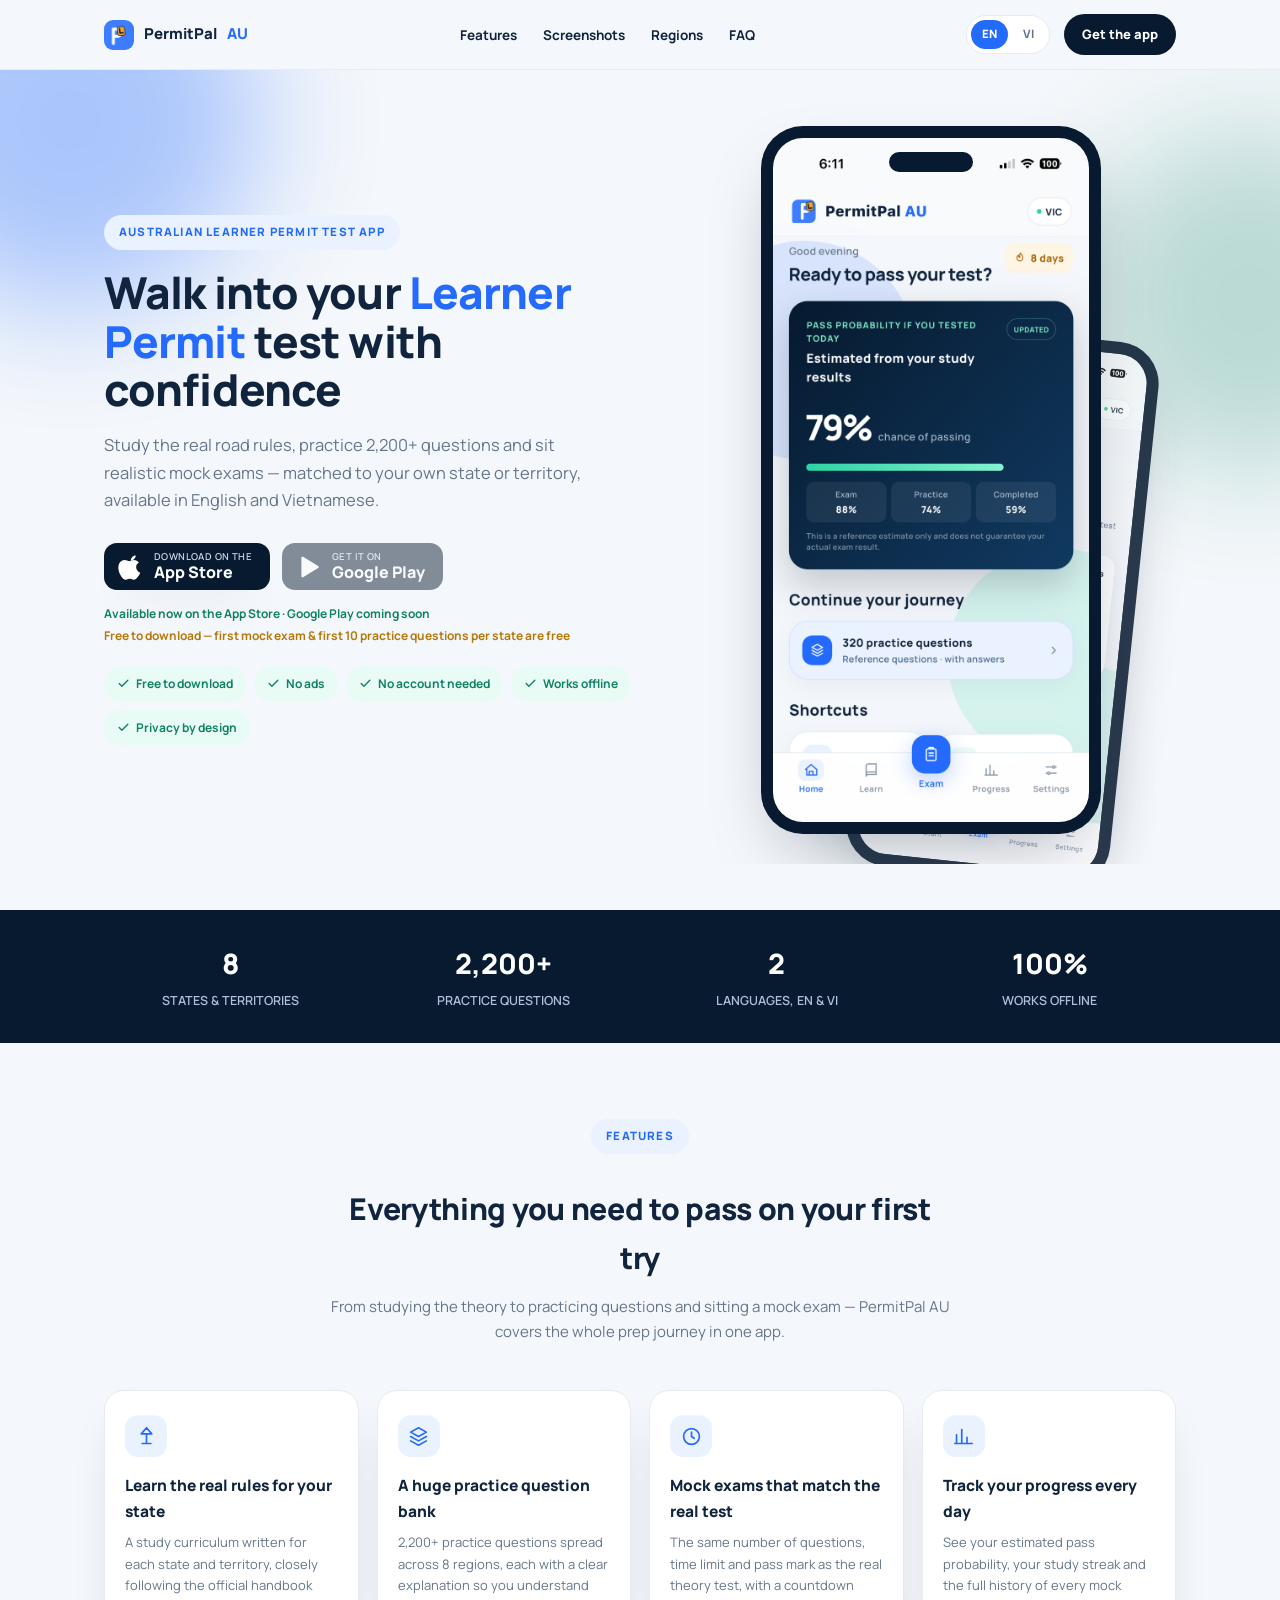
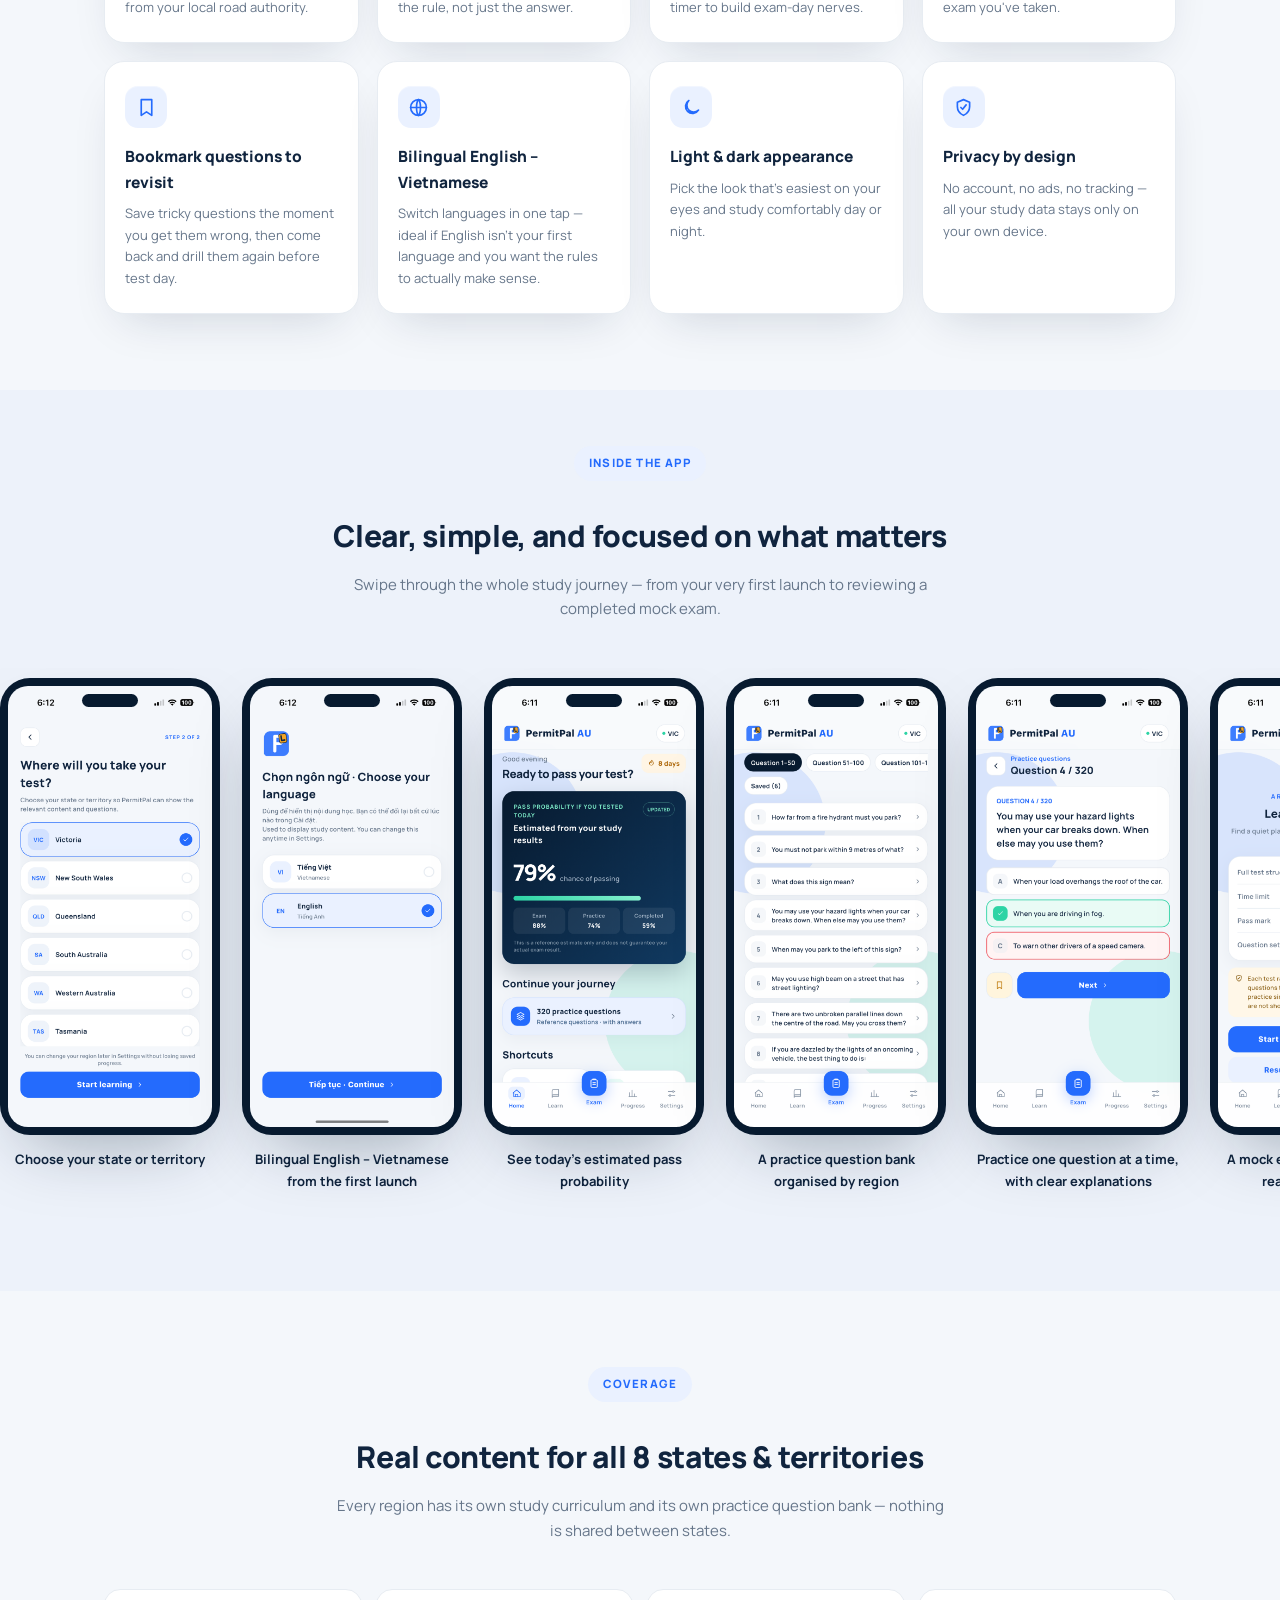
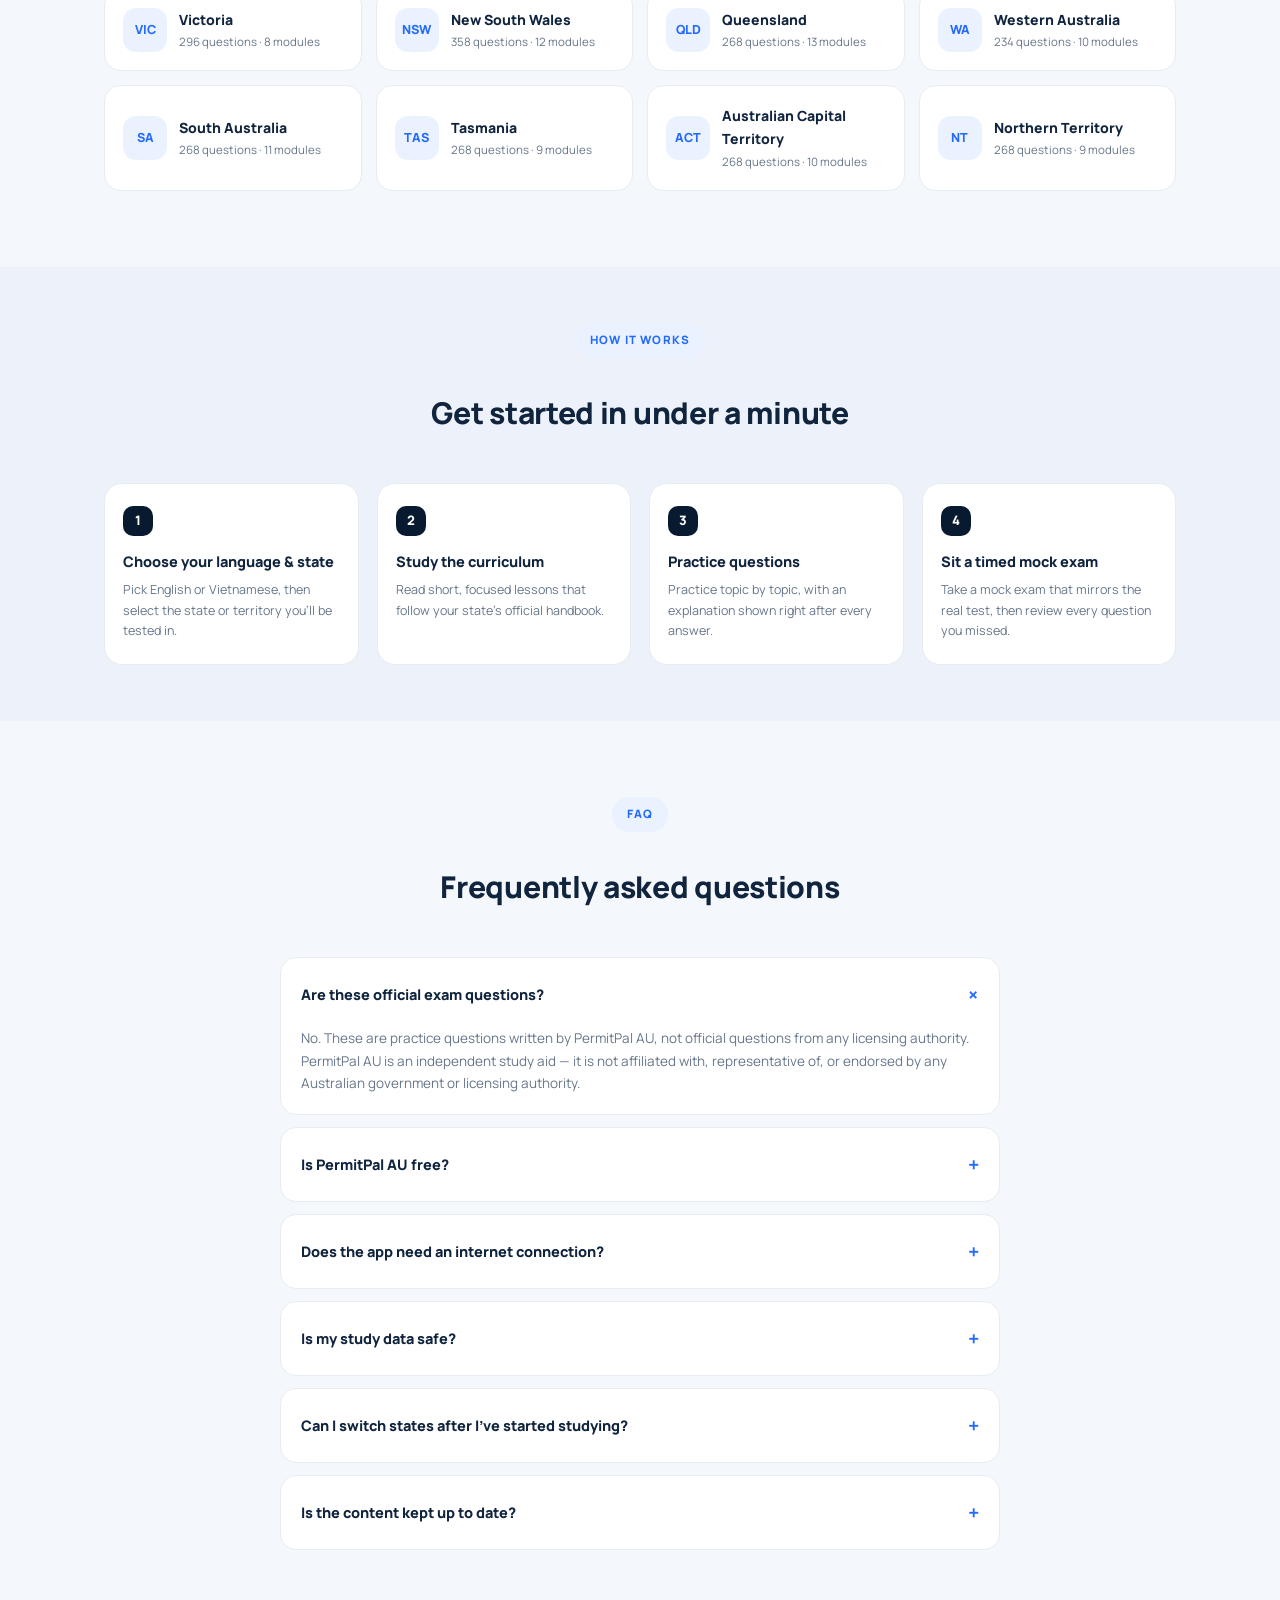
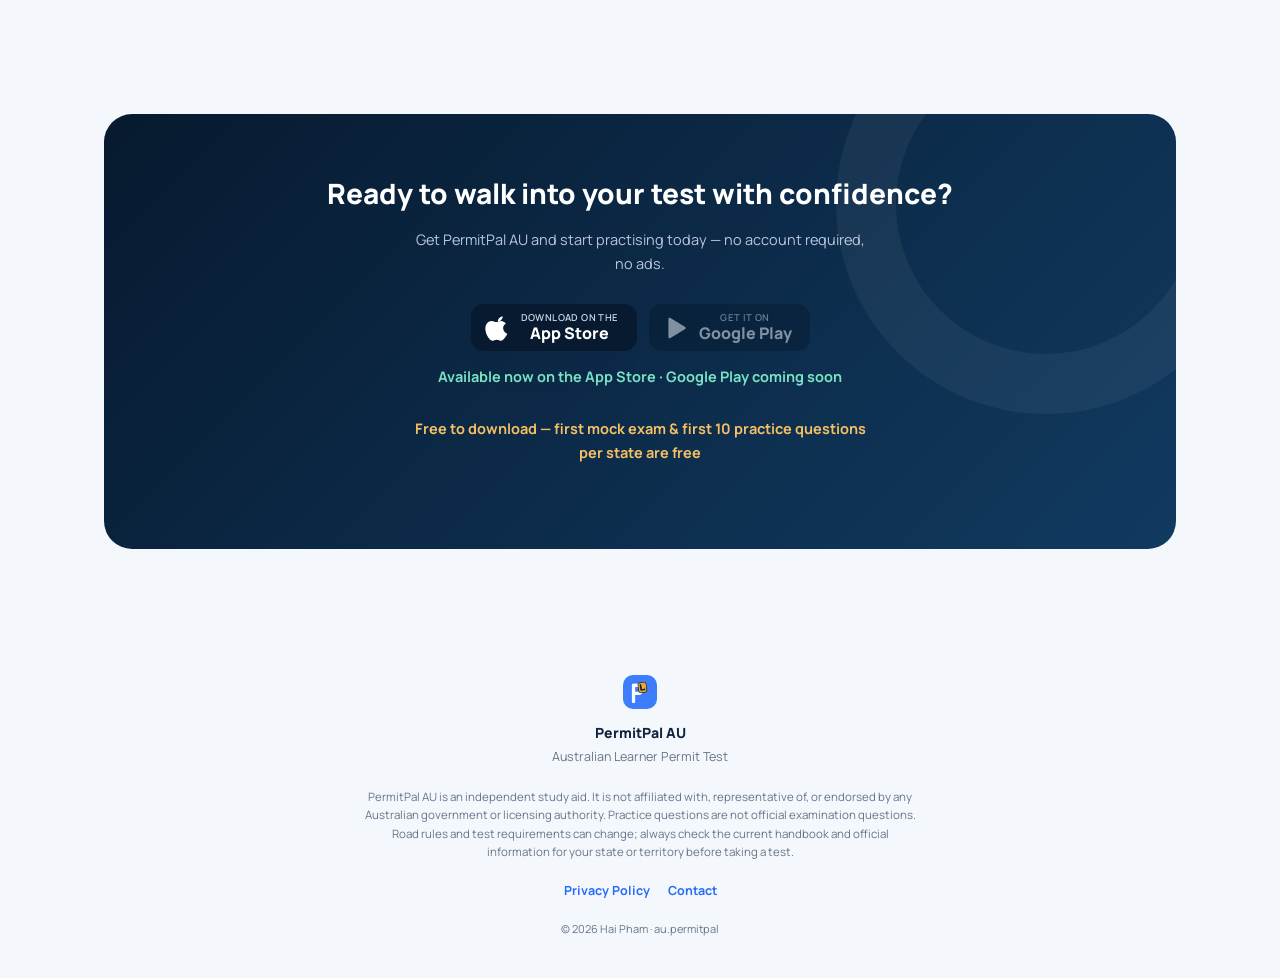
<file: index.html>
<!doctype html>
<html lang="en">
  <head>
    <meta charset="UTF-8" />
    <meta name="viewport" content="width=device-width, initial-scale=1.0" />
    <meta
      name="description"
      content="PermitPal AU — study and practice app for the Australian Learner Permit theory test, real content for all 8 states & territories, bilingual English–Vietnamese, works fully offline."
    />
    <title>PermitPal AU — Australian Learner Permit Test prep, by state</title>
    <meta name="apple-itunes-app" content="app-id=6799612112" />
    <link rel="icon" type="image/png" href="assets/logo.png" />
    <link rel="preconnect" href="https://fonts.googleapis.com" />
    <link rel="preconnect" href="https://fonts.gstatic.com" crossorigin />
    <link
      href="https://fonts.googleapis.com/css2?family=Manrope:wght@500;600;700;800&display=swap"
      rel="stylesheet"
    />
    <link rel="stylesheet" href="assets/style.css" />
  </head>
  <body>
    <header class="topbar">
      <div class="topbar-inner">
        <div class="brand">
          <img src="assets/logo.png" alt="PermitPal AU" />
          PermitPal <span class="au">AU</span>
        </div>
        <nav class="topnav">
          <a href="#features">Features</a>
          <a href="#screenshots">Screenshots</a>
          <a href="#regions">Regions</a>
          <a href="#faq">FAQ</a>
        </nav>
        <div class="topbar-right">
          <div class="lang-switch">
            <span class="active">EN</span>
            <a href="vi.html">VI</a>
          </div>
          <a href="https://apps.apple.com/au/app/permitpal-au/id6799612112" class="cta-small" target="_blank" rel="noopener">Get the app</a>
        </div>
      </div>
    </header>

    <section class="hero">
      <div class="hero-blob b1"></div>
      <div class="hero-blob b2"></div>
      <div class="wrap hero-inner">
        <div class="hero-copy">
          <div class="eyebrow">AUSTRALIAN LEARNER PERMIT TEST APP</div>
          <h1>Walk into your <span class="hl">Learner Permit</span> test with confidence</h1>
          <p class="subtitle">
            Study the real road rules, practice 2,200+ questions and sit
            realistic mock exams — matched to your own state or territory,
            available in English and Vietnamese.
          </p>

          <div id="download" class="store-row">
            <a class="store-badge" href="https://apps.apple.com/au/app/permitpal-au/id6799612112" target="_blank" rel="noopener" aria-label="Download PermitPal AU on the App Store">
              <svg viewBox="0 0 24 24" fill="#fff">
                <path
                  d="M16.365 1.43c0 1.14-.462 2.222-1.213 3.03-.826.884-2.166 1.567-3.294 1.478-.135-1.117.45-2.277 1.166-3.043.826-.888 2.303-1.554 3.341-1.465zM20.5 17.2c-.552 1.276-.816 1.846-1.523 2.976-.988 1.58-2.38 3.55-4.107 3.565-1.537.014-1.933-.99-4.02-.978-2.086.012-2.522 1-4.06.985-1.728-.016-3.046-1.79-4.034-3.37C.13 16.32-.44 11.14 1.34 8.36c1.176-1.85 3.04-2.936 4.804-2.936 1.784 0 2.905 1 4.38 1 1.43 0 2.29-1 4.38-1 1.55 0 3.19.847 4.36 2.31-3.836 2.104-3.213 7.58 1.236 9.466z"
                />
              </svg>
              <span class="label">
                <span class="small">Download on the</span>
                <span class="big">App Store</span>
              </span>
            </a>
            <span class="store-badge disabled" aria-label="Google Play version coming soon" title="Coming soon to Google Play">
              <svg viewBox="0 0 24 24" fill="#fff">
                <path
                  d="M5 3.5v17a1 1 0 0 0 1.5.87l14-8.5a1 1 0 0 0 0-1.74l-14-8.5A1 1 0 0 0 5 3.5Z"
                />
              </svg>
              <span class="label">
                <span class="small">GET IT ON</span>
                <span class="big">Google Play</span>
              </span>
            </span>
          </div>
          <p class="store-note available">Available now on the App Store · Google Play coming soon</p>
          <p class="store-note">Free to download — first mock exam &amp; first 10 practice questions per state are free</p>

          <div class="trust-row">
            <span class="trust-pill">
              <svg viewBox="0 0 24 24" fill="none" stroke="currentColor" stroke-width="2.6" stroke-linecap="round" stroke-linejoin="round"><path d="M20 6L9 17l-5-5"/></svg>
              Free to download
            </span>
            <span class="trust-pill">
              <svg viewBox="0 0 24 24" fill="none" stroke="currentColor" stroke-width="2.6" stroke-linecap="round" stroke-linejoin="round"><path d="M20 6L9 17l-5-5"/></svg>
              No ads
            </span>
            <span class="trust-pill">
              <svg viewBox="0 0 24 24" fill="none" stroke="currentColor" stroke-width="2.6" stroke-linecap="round" stroke-linejoin="round"><path d="M20 6L9 17l-5-5"/></svg>
              No account needed
            </span>
            <span class="trust-pill">
              <svg viewBox="0 0 24 24" fill="none" stroke="currentColor" stroke-width="2.6" stroke-linecap="round" stroke-linejoin="round"><path d="M20 6L9 17l-5-5"/></svg>
              Works offline
            </span>
            <span class="trust-pill">
              <svg viewBox="0 0 24 24" fill="none" stroke="currentColor" stroke-width="2.6" stroke-linecap="round" stroke-linejoin="round"><path d="M20 6L9 17l-5-5"/></svg>
              Privacy by design
            </span>
          </div>
        </div>

        <div class="hero-visual">
          <div class="phone-stack">
            <div class="phone behind">
              <img src="assets/screenshots-en/exam.png" alt="PermitPal AU mock exam screen" />
            </div>
            <div class="phone front">
              <img src="assets/screenshots-en/home.png" alt="PermitPal AU home screen showing estimated pass probability" />
            </div>
          </div>
        </div>
      </div>
    </section>

    <div class="stats-strip">
      <div class="wrap">
        <div class="stat-item"><strong>8</strong><span>STATES &amp; TERRITORIES</span></div>
        <div class="stat-item"><strong>2,200+</strong><span>PRACTICE QUESTIONS</span></div>
        <div class="stat-item"><strong>2</strong><span>LANGUAGES, EN &amp; VI</span></div>
        <div class="stat-item"><strong>100%</strong><span>WORKS OFFLINE</span></div>
      </div>
    </div>

    <section class="section" id="features">
      <div class="wrap">
        <div class="section-head">
          <div class="eyebrow">FEATURES</div>
          <h2>Everything you need to pass on your first try</h2>
          <p>
            From studying the theory to practicing questions and sitting a
            mock exam — PermitPal AU covers the whole prep journey in one app.
          </p>
        </div>
        <div class="feature-grid">
          <div class="feature-card">
            <div class="icon-chip">
              <svg viewBox="0 0 24 24" fill="none" stroke="currentColor" stroke-width="1.9" stroke-linecap="round" stroke-linejoin="round"><path d="M7 20h10M12 20V9"/><path d="m12 2 6 7H6l6-7Z"/></svg>
            </div>
            <h3>Learn the real rules for your state</h3>
            <p>A study curriculum written for each state and territory, closely following the official handbook from your local road authority.</p>
          </div>
          <div class="feature-card">
            <div class="icon-chip">
              <svg viewBox="0 0 24 24" fill="none" stroke="currentColor" stroke-width="1.9" stroke-linecap="round" stroke-linejoin="round"><path d="m12 2 9 5-9 5-9-5 9-5Z"/><path d="m3 12 9 5 9-5M3 17l9 5 9-5"/></svg>
            </div>
            <h3>A huge practice question bank</h3>
            <p>2,200+ practice questions spread across 8 regions, each with a clear explanation so you understand the rule, not just the answer.</p>
          </div>
          <div class="feature-card">
            <div class="icon-chip">
              <svg viewBox="0 0 24 24" fill="none" stroke="currentColor" stroke-width="1.9" stroke-linecap="round" stroke-linejoin="round"><circle cx="12" cy="12" r="9"/><path d="M12 7v5l3 2"/></svg>
            </div>
            <h3>Mock exams that match the real test</h3>
            <p>The same number of questions, time limit and pass mark as the real theory test, with a countdown timer to build exam-day nerves.</p>
          </div>
          <div class="feature-card">
            <div class="icon-chip">
              <svg viewBox="0 0 24 24" fill="none" stroke="currentColor" stroke-width="1.9" stroke-linecap="round" stroke-linejoin="round"><path d="M4 20V10M10 20V4M16 20v-7M22 20H2"/></svg>
            </div>
            <h3>Track your progress every day</h3>
            <p>See your estimated pass probability, your study streak and the full history of every mock exam you've taken.</p>
          </div>
          <div class="feature-card">
            <div class="icon-chip">
              <svg viewBox="0 0 24 24" fill="none" stroke="currentColor" stroke-width="1.9" stroke-linecap="round" stroke-linejoin="round"><path d="M6 3h12v18l-6-4-6 4V3Z"/></svg>
            </div>
            <h3>Bookmark questions to revisit</h3>
            <p>Save tricky questions the moment you get them wrong, then come back and drill them again before test day.</p>
          </div>
          <div class="feature-card">
            <div class="icon-chip">
              <svg viewBox="0 0 24 24" fill="none" stroke="currentColor" stroke-width="1.9" stroke-linecap="round" stroke-linejoin="round"><circle cx="12" cy="12" r="9"/><path d="M3 12h18M12 3c3 3 3 15 0 18M12 3c-3 3-3 15 0 18"/></svg>
            </div>
            <h3>Bilingual English – Vietnamese</h3>
            <p>Switch languages in one tap — ideal if English isn't your first language and you want the rules to actually make sense.</p>
          </div>
          <div class="feature-card">
            <div class="icon-chip">
              <svg viewBox="0 0 24 24" fill="none" stroke="currentColor" stroke-width="1.9" stroke-linecap="round" stroke-linejoin="round"><path d="M20 15A8 8 0 1 1 9 4a7 7 0 0 0 11 11Z"/></svg>
            </div>
            <h3>Light &amp; dark appearance</h3>
            <p>Pick the look that's easiest on your eyes and study comfortably day or night.</p>
          </div>
          <div class="feature-card">
            <div class="icon-chip">
              <svg viewBox="0 0 24 24" fill="none" stroke="currentColor" stroke-width="1.9" stroke-linecap="round" stroke-linejoin="round"><path d="M12 3 5 6v5c0 5 3 8 7 10 4-2 7-5 7-10V6l-7-3Z"/><path d="m9 12 2 2 4-5"/></svg>
            </div>
            <h3>Privacy by design</h3>
            <p>No account, no ads, no tracking — all your study data stays only on your own device.</p>
          </div>
        </div>
      </div>
    </section>

    <section class="section tight alt" id="screenshots">
      <div class="wrap">
        <div class="section-head">
          <div class="eyebrow">INSIDE THE APP</div>
          <h2>Clear, simple, and focused on what matters</h2>
          <p>Swipe through the whole study journey — from your very first launch to reviewing a completed mock exam.</p>
        </div>
      </div>
      <div class="showcase-scroll">
        <div class="showcase-item">
          <div class="phone"><img src="assets/screenshots-en/region.png" alt="Choose your state or territory" /></div>
          <p>Choose your state or territory</p>
        </div>
        <div class="showcase-item">
          <div class="phone"><img src="assets/screenshots-en/language.png" alt="Choose English or Vietnamese" /></div>
          <p>Bilingual English – Vietnamese from the first launch</p>
        </div>
        <div class="showcase-item">
          <div class="phone"><img src="assets/screenshots-en/home.png" alt="Home screen with estimated pass probability" /></div>
          <p>See today's estimated pass probability</p>
        </div>
        <div class="showcase-item">
          <div class="phone"><img src="assets/screenshots-en/bank.png" alt="Practice question bank" /></div>
          <p>A practice question bank organised by region</p>
        </div>
        <div class="showcase-item">
          <div class="phone"><img src="assets/screenshots-en/question.png" alt="Practice question with answer feedback" /></div>
          <p>Practice one question at a time, with clear explanations</p>
        </div>
        <div class="showcase-item">
          <div class="phone"><img src="assets/screenshots-en/exam.png" alt="Mock exam start screen" /></div>
          <p>A mock exam that mirrors the real test structure</p>
        </div>
        <div class="showcase-item">
          <div class="phone"><img src="assets/screenshots-en/examtimer.png" alt="Timed mock exam in progress" /></div>
          <p>Sit a timed test just like exam day</p>
        </div>
        <div class="showcase-item">
          <div class="phone"><img src="assets/screenshots-en/history.png" alt="Mock exam history" /></div>
          <p>Every mock exam attempt saved in your history</p>
        </div>
        <div class="showcase-item">
          <div class="phone"><img src="assets/screenshots-en/progress.png" alt="Study progress tracking" /></div>
          <p>Track your study progress day by day</p>
        </div>
        <div class="showcase-item">
          <div class="phone"><img src="assets/screenshots-en/settings.png" alt="Settings and privacy" /></div>
          <p>Your data stays on your device — no account, no ads</p>
        </div>
      </div>
    </section>

    <section class="section" id="regions">
      <div class="wrap">
        <div class="section-head">
          <div class="eyebrow">COVERAGE</div>
          <h2>Real content for all 8 states &amp; territories</h2>
          <p>Every region has its own study curriculum and its own practice question bank — nothing is shared between states.</p>
        </div>
        <div class="region-grid">
          <div class="region-chip"><div class="code">VIC</div><div><div class="name">Victoria</div><div class="meta">296 questions · 8 modules</div></div></div>
          <div class="region-chip"><div class="code">NSW</div><div><div class="name">New South Wales</div><div class="meta">358 questions · 12 modules</div></div></div>
          <div class="region-chip"><div class="code">QLD</div><div><div class="name">Queensland</div><div class="meta">268 questions · 13 modules</div></div></div>
          <div class="region-chip"><div class="code">WA</div><div><div class="name">Western Australia</div><div class="meta">234 questions · 10 modules</div></div></div>
          <div class="region-chip"><div class="code">SA</div><div><div class="name">South Australia</div><div class="meta">268 questions · 11 modules</div></div></div>
          <div class="region-chip"><div class="code">TAS</div><div><div class="name">Tasmania</div><div class="meta">268 questions · 9 modules</div></div></div>
          <div class="region-chip"><div class="code">ACT</div><div><div class="name">Australian Capital Territory</div><div class="meta">268 questions · 10 modules</div></div></div>
          <div class="region-chip"><div class="code">NT</div><div><div class="name">Northern Territory</div><div class="meta">268 questions · 9 modules</div></div></div>
        </div>
      </div>
    </section>

    <section class="section tight alt">
      <div class="wrap">
        <div class="section-head">
          <div class="eyebrow">HOW IT WORKS</div>
          <h2>Get started in under a minute</h2>
        </div>
        <div class="steps">
          <div class="step-card">
            <div class="num">1</div>
            <h3>Choose your language &amp; state</h3>
            <p>Pick English or Vietnamese, then select the state or territory you'll be tested in.</p>
          </div>
          <div class="step-card">
            <div class="num">2</div>
            <h3>Study the curriculum</h3>
            <p>Read short, focused lessons that follow your state's official handbook.</p>
          </div>
          <div class="step-card">
            <div class="num">3</div>
            <h3>Practice questions</h3>
            <p>Practice topic by topic, with an explanation shown right after every answer.</p>
          </div>
          <div class="step-card">
            <div class="num">4</div>
            <h3>Sit a timed mock exam</h3>
            <p>Take a mock exam that mirrors the real test, then review every question you missed.</p>
          </div>
        </div>
      </div>
    </section>

    <section class="section" id="faq">
      <div class="wrap">
        <div class="section-head">
          <div class="eyebrow">FAQ</div>
          <h2>Frequently asked questions</h2>
        </div>
        <div class="faq-list">
          <details class="faq-item" open>
            <summary>Are these official exam questions?</summary>
            <p>No. These are practice questions written by PermitPal AU, not official questions from any licensing authority. PermitPal AU is an independent study aid — it is not affiliated with, representative of, or endorsed by any Australian government or licensing authority.</p>
          </details>
          <details class="faq-item">
            <summary>Is PermitPal AU free?</summary>
            <p>Yes, the app is free to download. Your first mock exam and the first 10 practice questions per state or territory are free to try. After that, a single one-time purchase unlocks unlimited mock exams and the full practice question bank forever — no subscription.</p>
          </details>
          <details class="faq-item">
            <summary>Does the app need an internet connection?</summary>
            <p>No. All study content and question banks are bundled into the app at install time and work fully offline — even in airplane mode.</p>
          </details>
          <details class="faq-item">
            <summary>Is my study data safe?</summary>
            <p>Yes. Your progress, saved questions and exam results are stored only on your own device — no server stores or tracks this data. See the <a href="https://pnhai.github.io/apps/permitpal.au/index.html" target="_blank" rel="noopener">Privacy Policy</a> for details.</p>
          </details>
          <details class="faq-item">
            <summary>Can I switch states after I've started studying?</summary>
            <p>Yes. You can change your state or territory anytime in Settings without losing the progress saved for your previous region.</p>
          </details>
          <details class="faq-item">
            <summary>Is the content kept up to date?</summary>
            <p>Yes. We update the question banks and study content whenever the official state and territory road-rule sources change.</p>
          </details>
        </div>
      </div>
    </section>

    <section class="section">
      <div class="wrap">
        <div class="final-cta">
          <h2>Ready to walk into your test with confidence?</h2>
          <p>Get PermitPal AU and start practising today — no account required, no ads.</p>
          <div class="store-row">
            <a class="store-badge" href="https://apps.apple.com/au/app/permitpal-au/id6799612112" target="_blank" rel="noopener" aria-label="Download PermitPal AU on the App Store">
              <svg viewBox="0 0 24 24" fill="#fff">
                <path
                  d="M16.365 1.43c0 1.14-.462 2.222-1.213 3.03-.826.884-2.166 1.567-3.294 1.478-.135-1.117.45-2.277 1.166-3.043.826-.888 2.303-1.554 3.341-1.465zM20.5 17.2c-.552 1.276-.816 1.846-1.523 2.976-.988 1.58-2.38 3.55-4.107 3.565-1.537.014-1.933-.99-4.02-.978-2.086.012-2.522 1-4.06.985-1.728-.016-3.046-1.79-4.034-3.37C.13 16.32-.44 11.14 1.34 8.36c1.176-1.85 3.04-2.936 4.804-2.936 1.784 0 2.905 1 4.38 1 1.43 0 2.29-1 4.38-1 1.55 0 3.19.847 4.36 2.31-3.836 2.104-3.213 7.58 1.236 9.466z"
                />
              </svg>
              <span class="label">
                <span class="small">Download on the</span>
                <span class="big">App Store</span>
              </span>
            </a>
            <span class="store-badge disabled" aria-label="Google Play version coming soon" title="Coming soon to Google Play">
              <svg viewBox="0 0 24 24" fill="#fff">
                <path
                  d="M5 3.5v17a1 1 0 0 0 1.5.87l14-8.5a1 1 0 0 0 0-1.74l-14-8.5A1 1 0 0 0 5 3.5Z"
                />
              </svg>
              <span class="label">
                <span class="small">GET IT ON</span>
                <span class="big">Google Play</span>
              </span>
            </span>
          </div>
          <p class="store-note light available">Available now on the App Store · Google Play coming soon</p>
          <p class="store-note light">Free to download — first mock exam &amp; first 10 practice questions per state are free</p>
        </div>
      </div>
    </section>

    <footer>
      <div class="wrap">
        <img class="logo" src="assets/logo.png" alt="PermitPal AU" />
        <div class="app-name">PermitPal AU</div>
        <div class="tag">Australian Learner Permit Test</div>
        <p class="disclaimer">
          PermitPal AU is an independent study aid. It is not affiliated
          with, representative of, or endorsed by any Australian government
          or licensing authority. Practice questions are not official
          examination questions. Road rules and test requirements can
          change; always check the current handbook and official
          information for your state or territory before taking a test.
        </p>
        <div class="links">
          <a href="https://pnhai.github.io/apps/permitpal.au/index.html" target="_blank" rel="noopener">Privacy Policy</a>
          <a href="mailto:haiphamcr@gmail.com">Contact</a>
        </div>
        <div class="copyright">© 2026 Hai Pham · au.permitpal</div>
      </div>
    </footer>
    <script src="assets/reveal.js" defer></script>
  </body>
</html>
</file>
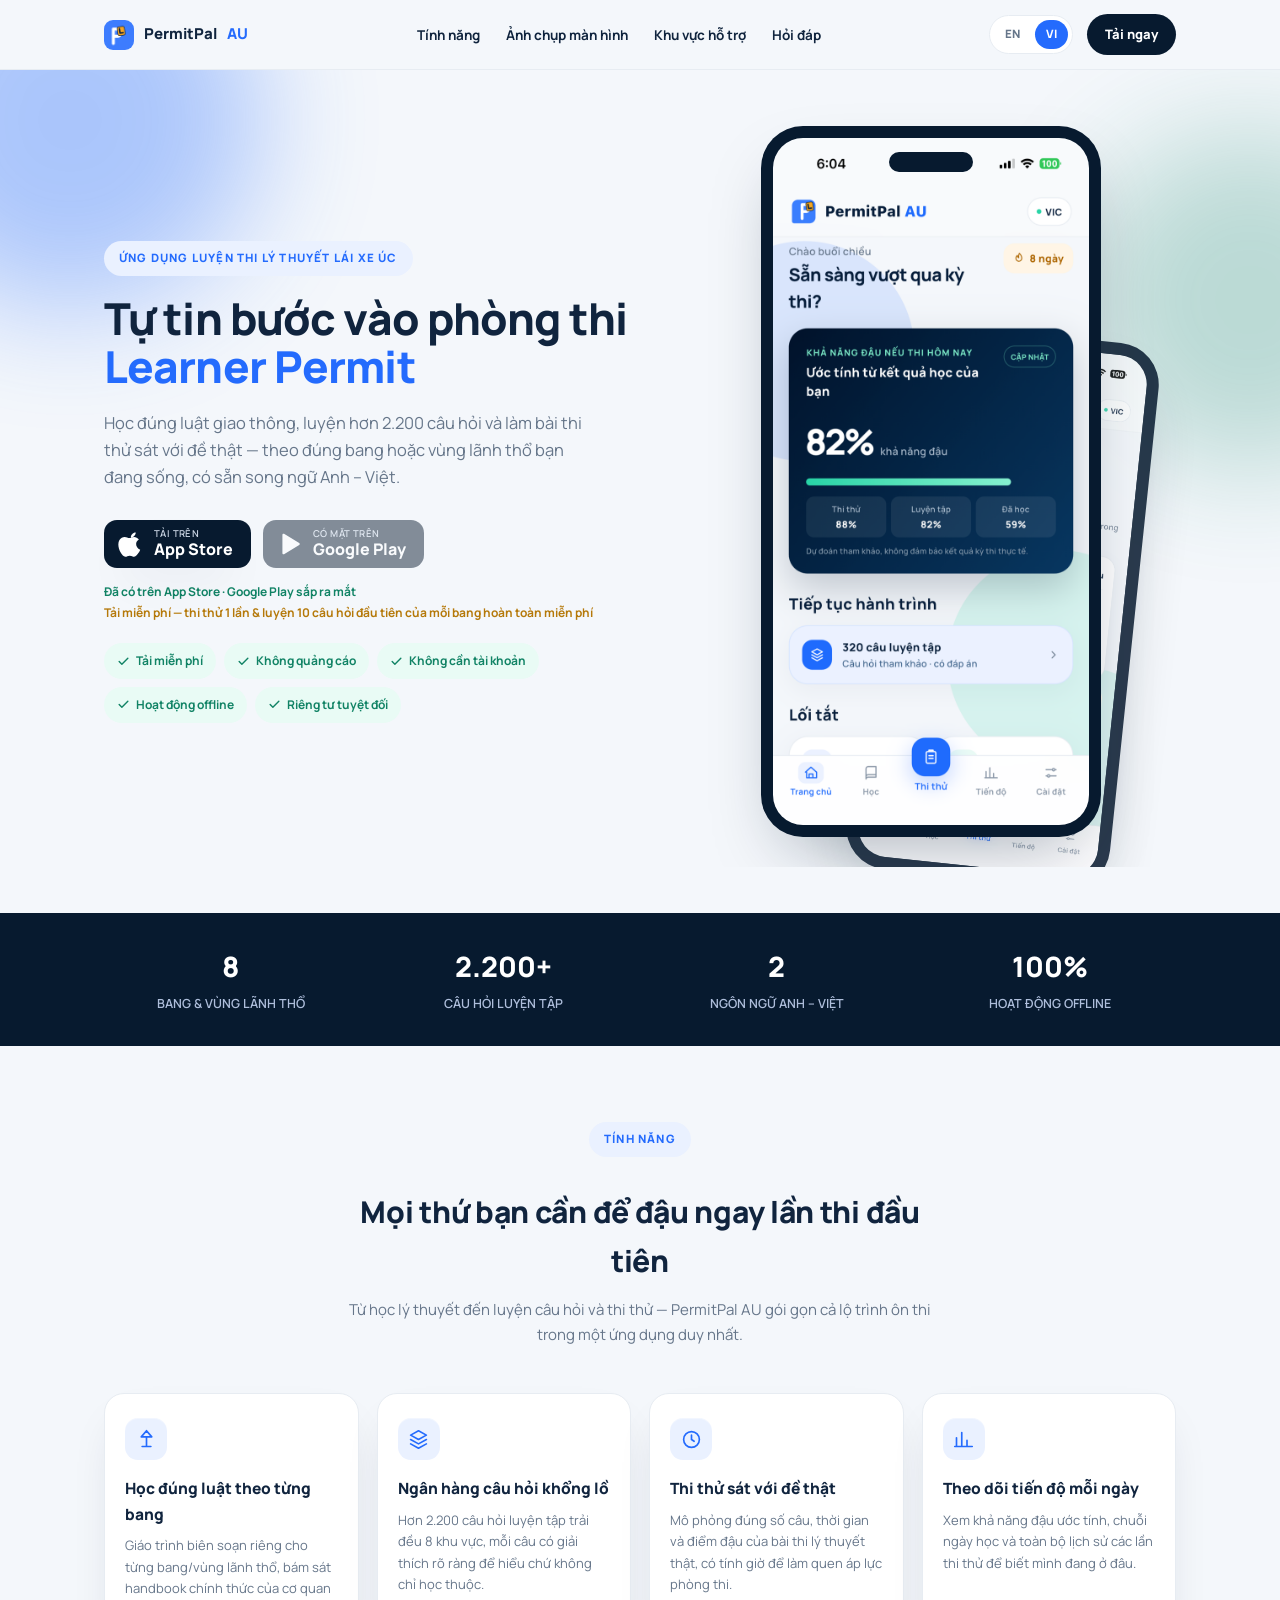
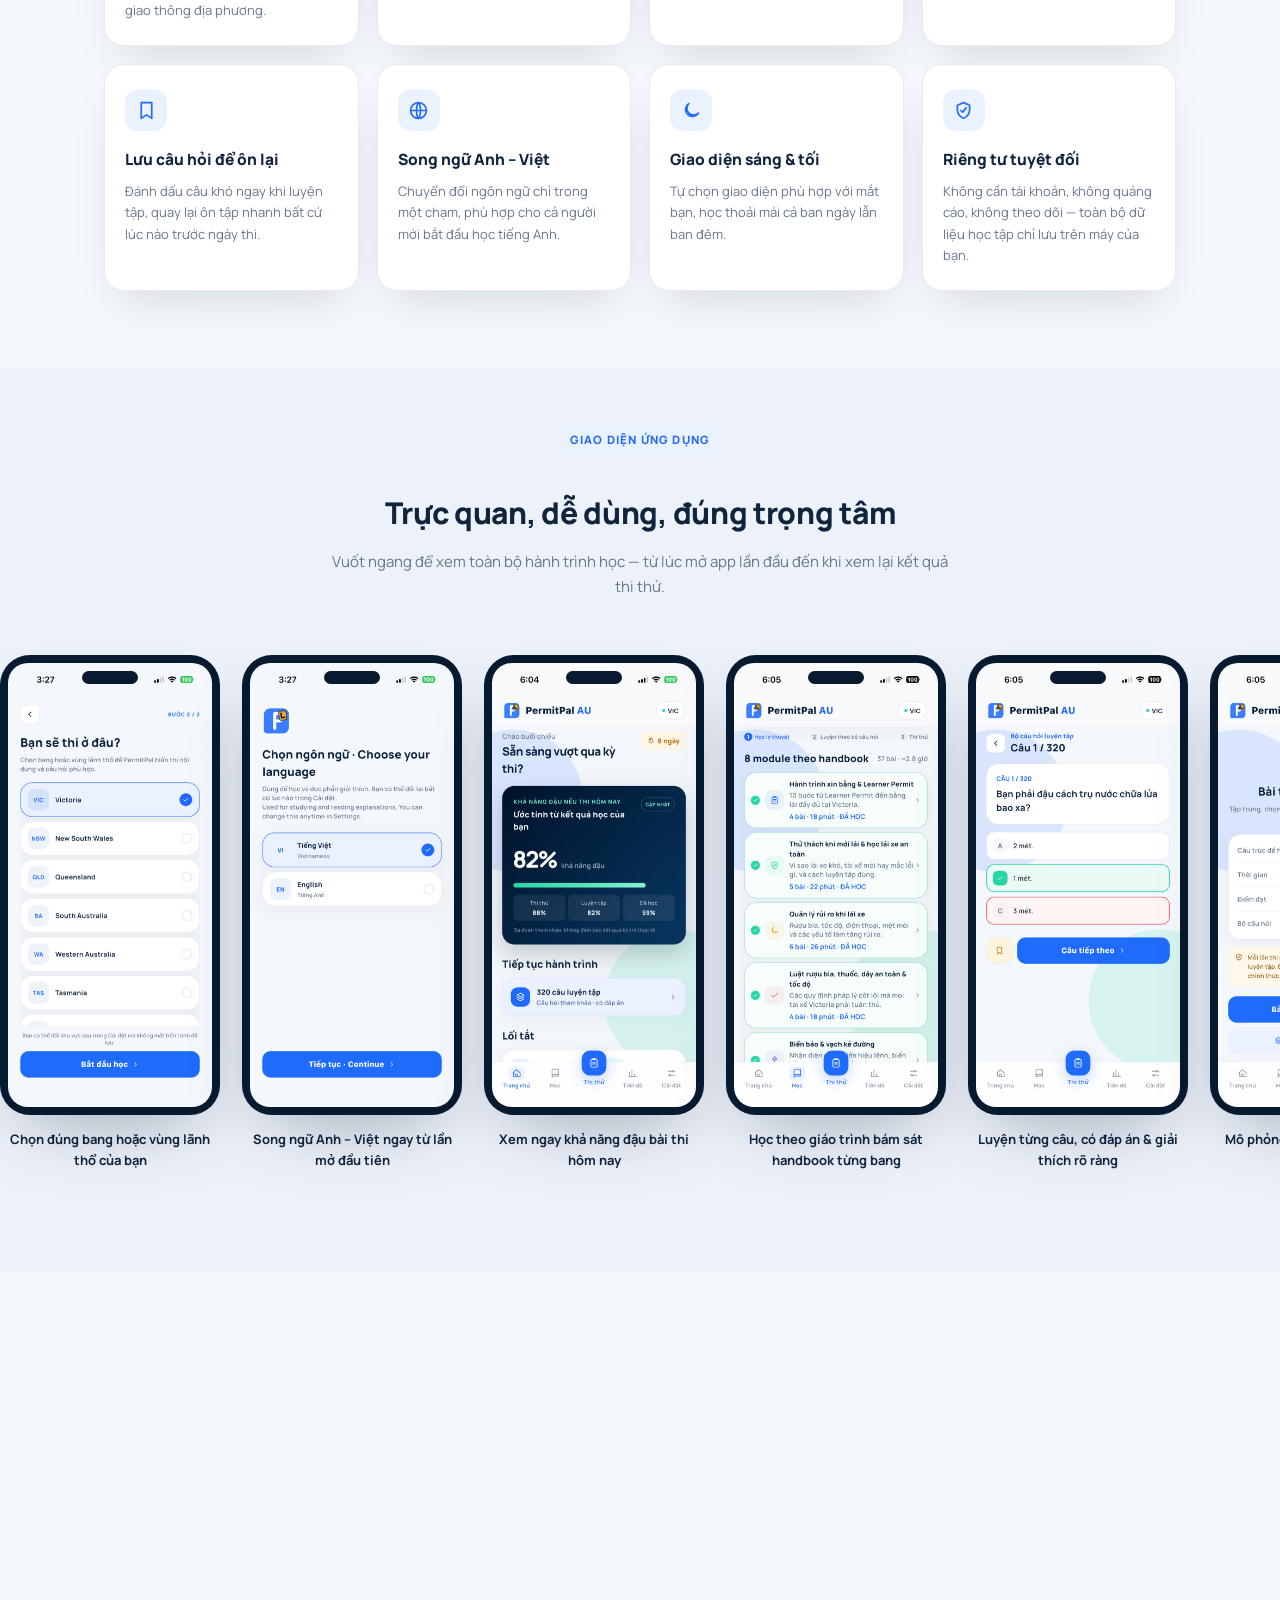
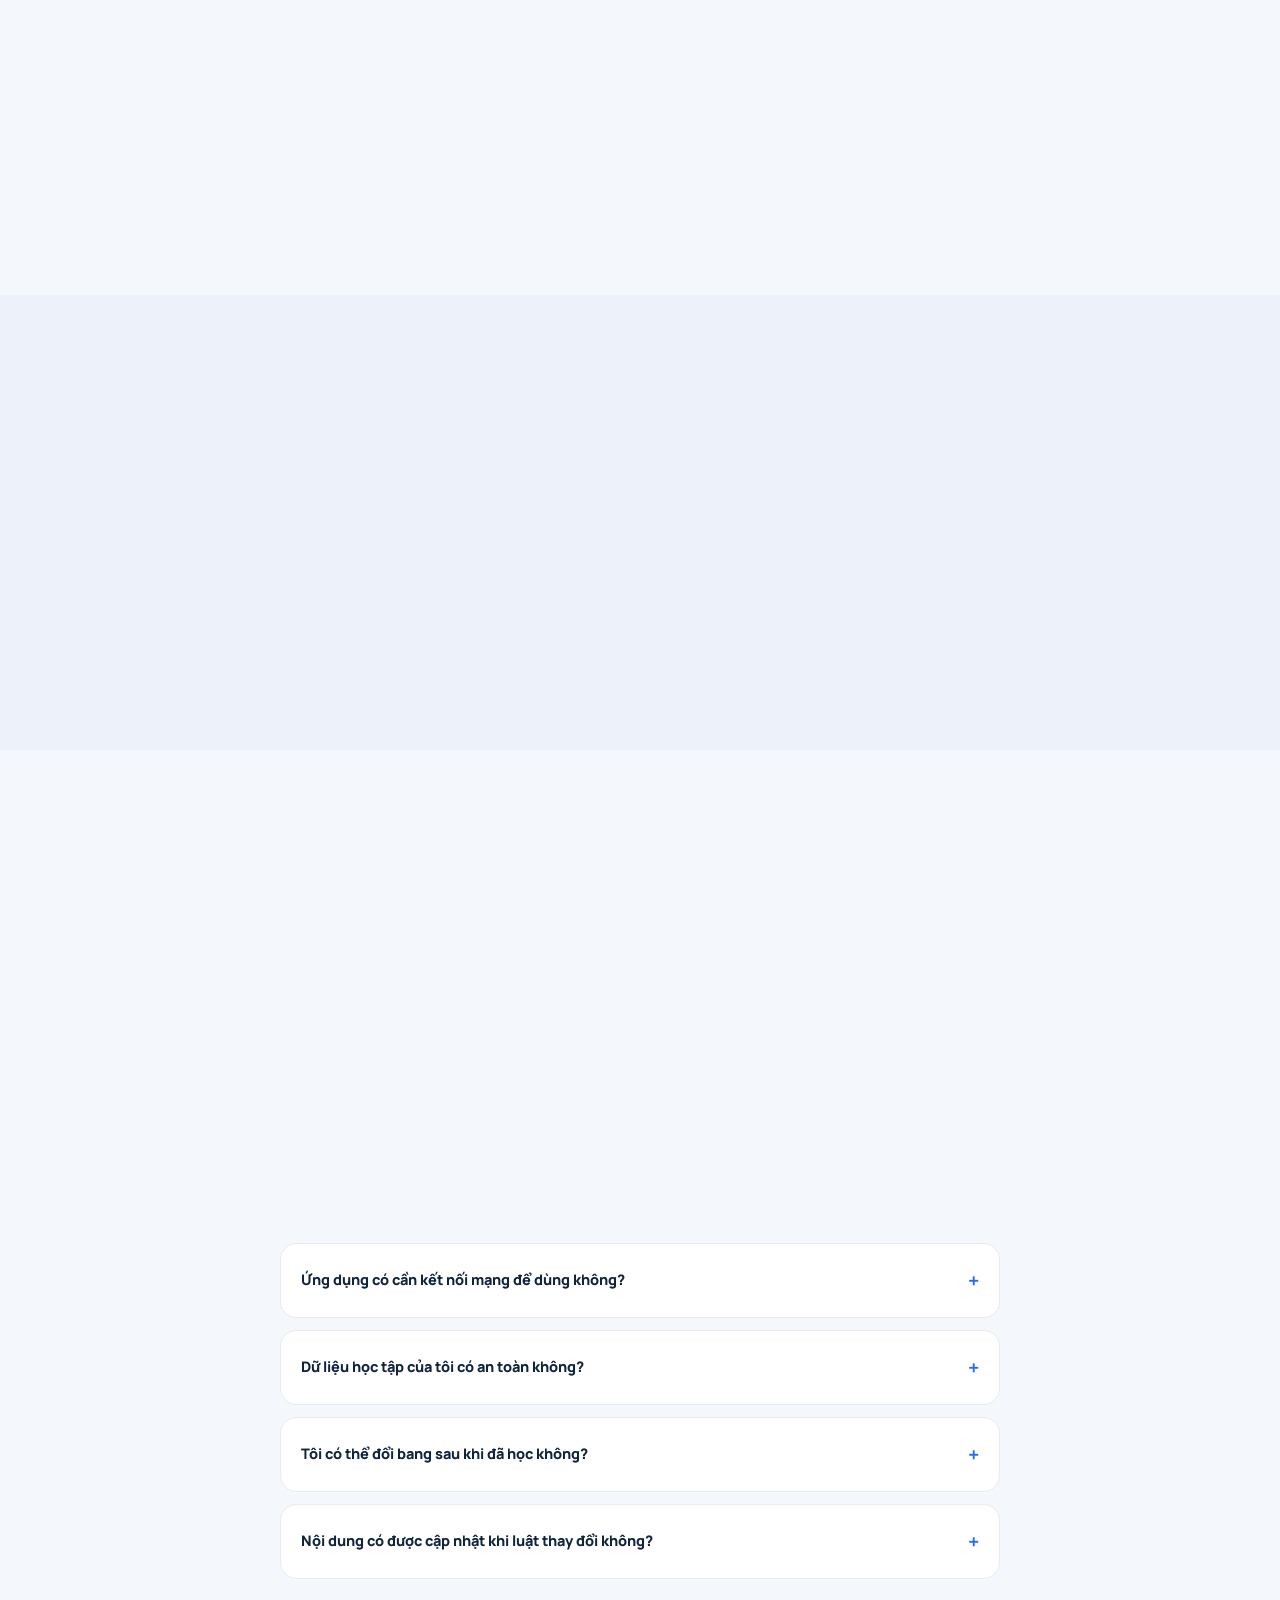
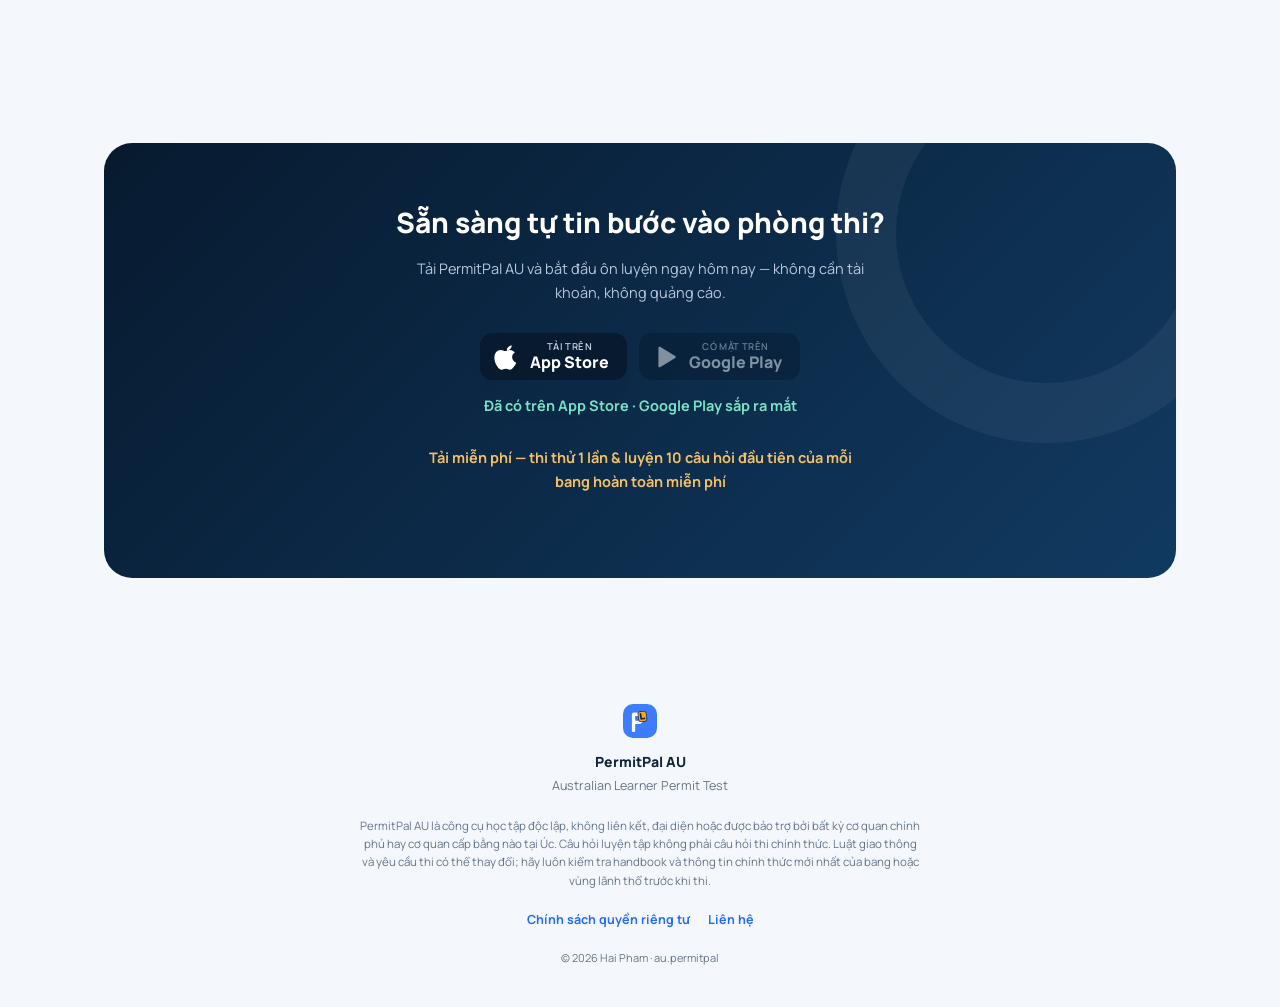
<file: vi.html>
<!doctype html>
<html lang="vi">
  <head>
    <meta charset="UTF-8" />
    <meta name="viewport" content="width=device-width, initial-scale=1.0" />
    <meta
      name="description"
      content="PermitPal AU — ứng dụng học và luyện thi lý thuyết Learner Permit tại Úc, đầy đủ nội dung cho cả 8 bang & vùng lãnh thổ, song ngữ Anh–Việt, hoạt động offline."
    />
    <title>PermitPal AU — Luyện thi Learner Permit Úc, đúng bang, đúng luật</title>
    <meta name="apple-itunes-app" content="app-id=6799612112" />
    <link rel="icon" type="image/png" href="assets/logo.png" />
    <link rel="preconnect" href="https://fonts.googleapis.com" />
    <link rel="preconnect" href="https://fonts.gstatic.com" crossorigin />
    <link
      href="https://fonts.googleapis.com/css2?family=Manrope:wght@500;600;700;800&display=swap"
      rel="stylesheet"
    />
    <link rel="stylesheet" href="assets/style.css" />
  </head>
  <body>
    <header class="topbar">
      <div class="topbar-inner">
        <div class="brand">
          <img src="assets/logo.png" alt="PermitPal AU" />
          PermitPal <span class="au">AU</span>
        </div>
        <nav class="topnav">
          <a href="#features">Tính năng</a>
          <a href="#screenshots">Ảnh chụp màn hình</a>
          <a href="#regions">Khu vực hỗ trợ</a>
          <a href="#faq">Hỏi đáp</a>
        </nav>
        <div class="topbar-right">
          <div class="lang-switch">
            <a href="index.html">EN</a>
            <span class="active">VI</span>
          </div>
          <a href="https://apps.apple.com/au/app/permitpal-au/id6799612112" class="cta-small" target="_blank" rel="noopener">Tải ngay</a>
        </div>
      </div>
    </header>

    <section class="hero">
      <div class="hero-blob b1"></div>
      <div class="hero-blob b2"></div>
      <div class="wrap hero-inner">
        <div class="hero-copy">
          <div class="eyebrow">ỨNG DỤNG LUYỆN THI LÝ THUYẾT LÁI XE ÚC</div>
          <h1>Tự tin bước vào phòng thi <span class="hl">Learner Permit</span></h1>
          <p class="subtitle">
            Học đúng luật giao thông, luyện hơn 2.200 câu hỏi và làm bài thi
            thử sát với đề thật — theo đúng bang hoặc vùng lãnh thổ bạn đang
            sống, có sẵn song ngữ Anh – Việt.
          </p>

          <div id="download" class="store-row">
            <a class="store-badge" href="https://apps.apple.com/au/app/permitpal-au/id6799612112" target="_blank" rel="noopener" aria-label="Tải PermitPal AU trên App Store">
              <svg viewBox="0 0 24 24" fill="#fff">
                <path
                  d="M16.365 1.43c0 1.14-.462 2.222-1.213 3.03-.826.884-2.166 1.567-3.294 1.478-.135-1.117.45-2.277 1.166-3.043.826-.888 2.303-1.554 3.341-1.465zM20.5 17.2c-.552 1.276-.816 1.846-1.523 2.976-.988 1.58-2.38 3.55-4.107 3.565-1.537.014-1.933-.99-4.02-.978-2.086.012-2.522 1-4.06.985-1.728-.016-3.046-1.79-4.034-3.37C.13 16.32-.44 11.14 1.34 8.36c1.176-1.85 3.04-2.936 4.804-2.936 1.784 0 2.905 1 4.38 1 1.43 0 2.29-1 4.38-1 1.55 0 3.19.847 4.36 2.31-3.836 2.104-3.213 7.58 1.236 9.466z"
                />
              </svg>
              <span class="label">
                <span class="small">Tải trên</span>
                <span class="big">App Store</span>
              </span>
            </a>
            <span class="store-badge disabled" aria-label="Phiên bản Google Play sắp ra mắt" title="Sắp ra mắt trên Google Play">
              <svg viewBox="0 0 24 24" fill="#fff">
                <path
                  d="M5 3.5v17a1 1 0 0 0 1.5.87l14-8.5a1 1 0 0 0 0-1.74l-14-8.5A1 1 0 0 0 5 3.5Z"
                />
              </svg>
              <span class="label">
                <span class="small">Có mặt trên</span>
                <span class="big">Google Play</span>
              </span>
            </span>
          </div>
          <p class="store-note available">Đã có trên App Store · Google Play sắp ra mắt</p>
          <p class="store-note">Tải miễn phí — thi thử 1 lần &amp; luyện 10 câu hỏi đầu tiên của mỗi bang hoàn toàn miễn phí</p>

          <div class="trust-row">
            <span class="trust-pill">
              <svg viewBox="0 0 24 24" fill="none" stroke="currentColor" stroke-width="2.6" stroke-linecap="round" stroke-linejoin="round"><path d="M20 6L9 17l-5-5"/></svg>
              Tải miễn phí
            </span>
            <span class="trust-pill">
              <svg viewBox="0 0 24 24" fill="none" stroke="currentColor" stroke-width="2.6" stroke-linecap="round" stroke-linejoin="round"><path d="M20 6L9 17l-5-5"/></svg>
              Không quảng cáo
            </span>
            <span class="trust-pill">
              <svg viewBox="0 0 24 24" fill="none" stroke="currentColor" stroke-width="2.6" stroke-linecap="round" stroke-linejoin="round"><path d="M20 6L9 17l-5-5"/></svg>
              Không cần tài khoản
            </span>
            <span class="trust-pill">
              <svg viewBox="0 0 24 24" fill="none" stroke="currentColor" stroke-width="2.6" stroke-linecap="round" stroke-linejoin="round"><path d="M20 6L9 17l-5-5"/></svg>
              Hoạt động offline
            </span>
            <span class="trust-pill">
              <svg viewBox="0 0 24 24" fill="none" stroke="currentColor" stroke-width="2.6" stroke-linecap="round" stroke-linejoin="round"><path d="M20 6L9 17l-5-5"/></svg>
              Riêng tư tuyệt đối
            </span>
          </div>
        </div>

        <div class="hero-visual">
          <div class="phone-stack">
            <div class="phone behind">
              <img src="assets/screenshots-vi/exam.png" alt="Màn hình thi thử PermitPal AU" />
            </div>
            <div class="phone front">
              <img src="assets/screenshots-vi/home.png" alt="Màn hình trang chủ PermitPal AU với khả năng đậu ước tính" />
            </div>
          </div>
        </div>
      </div>
    </section>

    <div class="stats-strip">
      <div class="wrap">
        <div class="stat-item"><strong>8</strong><span>BANG &amp; VÙNG LÃNH THỔ</span></div>
        <div class="stat-item"><strong>2.200+</strong><span>CÂU HỎI LUYỆN TẬP</span></div>
        <div class="stat-item"><strong>2</strong><span>NGÔN NGỮ ANH – VIỆT</span></div>
        <div class="stat-item"><strong>100%</strong><span>HOẠT ĐỘNG OFFLINE</span></div>
      </div>
    </div>

    <section class="section" id="features">
      <div class="wrap">
        <div class="section-head">
          <div class="eyebrow">TÍNH NĂNG</div>
          <h2>Mọi thứ bạn cần để đậu ngay lần thi đầu tiên</h2>
          <p>
            Từ học lý thuyết đến luyện câu hỏi và thi thử — PermitPal AU gói
            gọn cả lộ trình ôn thi trong một ứng dụng duy nhất.
          </p>
        </div>
        <div class="feature-grid">
          <div class="feature-card">
            <div class="icon-chip">
              <svg viewBox="0 0 24 24" fill="none" stroke="currentColor" stroke-width="1.9" stroke-linecap="round" stroke-linejoin="round"><path d="M7 20h10M12 20V9"/><path d="m12 2 6 7H6l6-7Z"/></svg>
            </div>
            <h3>Học đúng luật theo từng bang</h3>
            <p>Giáo trình biên soạn riêng cho từng bang/vùng lãnh thổ, bám sát handbook chính thức của cơ quan giao thông địa phương.</p>
          </div>
          <div class="feature-card">
            <div class="icon-chip">
              <svg viewBox="0 0 24 24" fill="none" stroke="currentColor" stroke-width="1.9" stroke-linecap="round" stroke-linejoin="round"><path d="m12 2 9 5-9 5-9-5 9-5Z"/><path d="m3 12 9 5 9-5M3 17l9 5 9-5"/></svg>
            </div>
            <h3>Ngân hàng câu hỏi khổng lồ</h3>
            <p>Hơn 2.200 câu hỏi luyện tập trải đều 8 khu vực, mỗi câu có giải thích rõ ràng để hiểu chứ không chỉ học thuộc.</p>
          </div>
          <div class="feature-card">
            <div class="icon-chip">
              <svg viewBox="0 0 24 24" fill="none" stroke="currentColor" stroke-width="1.9" stroke-linecap="round" stroke-linejoin="round"><circle cx="12" cy="12" r="9"/><path d="M12 7v5l3 2"/></svg>
            </div>
            <h3>Thi thử sát với đề thật</h3>
            <p>Mô phỏng đúng số câu, thời gian và điểm đậu của bài thi lý thuyết thật, có tính giờ để làm quen áp lực phòng thi.</p>
          </div>
          <div class="feature-card">
            <div class="icon-chip">
              <svg viewBox="0 0 24 24" fill="none" stroke="currentColor" stroke-width="1.9" stroke-linecap="round" stroke-linejoin="round"><path d="M4 20V10M10 20V4M16 20v-7M22 20H2"/></svg>
            </div>
            <h3>Theo dõi tiến độ mỗi ngày</h3>
            <p>Xem khả năng đậu ước tính, chuỗi ngày học và toàn bộ lịch sử các lần thi thử để biết mình đang ở đâu.</p>
          </div>
          <div class="feature-card">
            <div class="icon-chip">
              <svg viewBox="0 0 24 24" fill="none" stroke="currentColor" stroke-width="1.9" stroke-linecap="round" stroke-linejoin="round"><path d="M6 3h12v18l-6-4-6 4V3Z"/></svg>
            </div>
            <h3>Lưu câu hỏi để ôn lại</h3>
            <p>Đánh dấu câu khó ngay khi luyện tập, quay lại ôn tập nhanh bất cứ lúc nào trước ngày thi.</p>
          </div>
          <div class="feature-card">
            <div class="icon-chip">
              <svg viewBox="0 0 24 24" fill="none" stroke="currentColor" stroke-width="1.9" stroke-linecap="round" stroke-linejoin="round"><circle cx="12" cy="12" r="9"/><path d="M3 12h18M12 3c3 3 3 15 0 18M12 3c-3 3-3 15 0 18"/></svg>
            </div>
            <h3>Song ngữ Anh – Việt</h3>
            <p>Chuyển đổi ngôn ngữ chỉ trong một chạm, phù hợp cho cả người mới bắt đầu học tiếng Anh.</p>
          </div>
          <div class="feature-card">
            <div class="icon-chip">
              <svg viewBox="0 0 24 24" fill="none" stroke="currentColor" stroke-width="1.9" stroke-linecap="round" stroke-linejoin="round"><path d="M20 15A8 8 0 1 1 9 4a7 7 0 0 0 11 11Z"/></svg>
            </div>
            <h3>Giao diện sáng &amp; tối</h3>
            <p>Tự chọn giao diện phù hợp với mắt bạn, học thoải mái cả ban ngày lẫn ban đêm.</p>
          </div>
          <div class="feature-card">
            <div class="icon-chip">
              <svg viewBox="0 0 24 24" fill="none" stroke="currentColor" stroke-width="1.9" stroke-linecap="round" stroke-linejoin="round"><path d="M12 3 5 6v5c0 5 3 8 7 10 4-2 7-5 7-10V6l-7-3Z"/><path d="m9 12 2 2 4-5"/></svg>
            </div>
            <h3>Riêng tư tuyệt đối</h3>
            <p>Không cần tài khoản, không quảng cáo, không theo dõi — toàn bộ dữ liệu học tập chỉ lưu trên máy của bạn.</p>
          </div>
        </div>
      </div>
    </section>

    <section class="section tight alt" id="screenshots">
      <div class="wrap">
        <div class="section-head">
          <div class="eyebrow">GIAO DIỆN ỨNG DỤNG</div>
          <h2>Trực quan, dễ dùng, đúng trọng tâm</h2>
          <p>Vuốt ngang để xem toàn bộ hành trình học — từ lúc mở app lần đầu đến khi xem lại kết quả thi thử.</p>
        </div>
      </div>
      <div class="showcase-scroll">
        <div class="showcase-item">
          <div class="phone"><img src="assets/screenshots-vi/region.png" alt="Chọn bang hoặc vùng lãnh thổ" /></div>
          <p>Chọn đúng bang hoặc vùng lãnh thổ của bạn</p>
        </div>
        <div class="showcase-item">
          <div class="phone"><img src="assets/screenshots-vi/language.png" alt="Chọn ngôn ngữ Anh hoặc Việt" /></div>
          <p>Song ngữ Anh – Việt ngay từ lần mở đầu tiên</p>
        </div>
        <div class="showcase-item">
          <div class="phone"><img src="assets/screenshots-vi/home.png" alt="Trang chủ hiển thị khả năng đậu" /></div>
          <p>Xem ngay khả năng đậu bài thi hôm nay</p>
        </div>
        <div class="showcase-item">
          <div class="phone"><img src="assets/screenshots-vi/learn.png" alt="Giáo trình học theo module" /></div>
          <p>Học theo giáo trình bám sát handbook từng bang</p>
        </div>
        <div class="showcase-item">
          <div class="phone"><img src="assets/screenshots-vi/question.png" alt="Câu hỏi luyện tập có đáp án" /></div>
          <p>Luyện từng câu, có đáp án &amp; giải thích rõ ràng</p>
        </div>
        <div class="showcase-item">
          <div class="phone"><img src="assets/screenshots-vi/exam.png" alt="Màn hình bắt đầu thi thử" /></div>
          <p>Mô phỏng đúng cấu trúc đề thi thật</p>
        </div>
        <div class="showcase-item">
          <div class="phone"><img src="assets/screenshots-vi/examtimer.png" alt="Làm bài thi thử có tính giờ" /></div>
          <p>Làm bài có tính giờ như thi thật</p>
        </div>
        <div class="showcase-item">
          <div class="phone"><img src="assets/screenshots-vi/history.png" alt="Lịch sử các lần thi thử" /></div>
          <p>Lưu lại toàn bộ lịch sử các lần thi thử</p>
        </div>
        <div class="showcase-item">
          <div class="phone"><img src="assets/screenshots-vi/progress.png" alt="Theo dõi tiến độ học tập" /></div>
          <p>Theo dõi tiến độ học mỗi ngày</p>
        </div>
        <div class="showcase-item">
          <div class="phone"><img src="assets/screenshots-vi/settings.png" alt="Cài đặt và quyền riêng tư" /></div>
          <p>Dữ liệu chỉ lưu trên máy — không tài khoản, không quảng cáo</p>
        </div>
      </div>
    </section>

    <section class="section" id="regions">
      <div class="wrap">
        <div class="section-head">
          <div class="eyebrow">PHẠM VI HỖ TRỢ</div>
          <h2>Đầy đủ nội dung thật cho cả 8 bang &amp; vùng lãnh thổ</h2>
          <p>Mỗi khu vực có giáo trình học và ngân hàng câu hỏi luyện tập riêng — không dùng chung nội dung giữa các bang.</p>
        </div>
        <div class="region-grid">
          <div class="region-chip"><div class="code">VIC</div><div><div class="name">Victoria</div><div class="meta">296 câu · 8 module</div></div></div>
          <div class="region-chip"><div class="code">NSW</div><div><div class="name">New South Wales</div><div class="meta">358 câu · 12 module</div></div></div>
          <div class="region-chip"><div class="code">QLD</div><div><div class="name">Queensland</div><div class="meta">268 câu · 13 module</div></div></div>
          <div class="region-chip"><div class="code">WA</div><div><div class="name">Western Australia</div><div class="meta">234 câu · 10 module</div></div></div>
          <div class="region-chip"><div class="code">SA</div><div><div class="name">South Australia</div><div class="meta">268 câu · 11 module</div></div></div>
          <div class="region-chip"><div class="code">TAS</div><div><div class="name">Tasmania</div><div class="meta">268 câu · 9 module</div></div></div>
          <div class="region-chip"><div class="code">ACT</div><div><div class="name">Australian Capital Territory</div><div class="meta">268 câu · 10 module</div></div></div>
          <div class="region-chip"><div class="code">NT</div><div><div class="name">Northern Territory</div><div class="meta">268 câu · 9 module</div></div></div>
        </div>
      </div>
    </section>

    <section class="section tight alt">
      <div class="wrap">
        <div class="section-head">
          <div class="eyebrow">CÁCH HOẠT ĐỘNG</div>
          <h2>Bắt đầu trong chưa đầy 1 phút</h2>
        </div>
        <div class="steps">
          <div class="step-card">
            <div class="num">1</div>
            <h3>Chọn ngôn ngữ &amp; bang</h3>
            <p>Chọn tiếng Anh hoặc tiếng Việt, sau đó chọn đúng bang/vùng lãnh thổ bạn sẽ thi.</p>
          </div>
          <div class="step-card">
            <div class="num">2</div>
            <h3>Học theo giáo trình</h3>
            <p>Đọc các bài học ngắn gọn, bám sát handbook chính thức của bang bạn chọn.</p>
          </div>
          <div class="step-card">
            <div class="num">3</div>
            <h3>Luyện câu hỏi</h3>
            <p>Luyện tập theo từng chủ đề, xem giải thích ngay sau mỗi câu trả lời.</p>
          </div>
          <div class="step-card">
            <div class="num">4</div>
            <h3>Thi thử tính giờ</h3>
            <p>Làm bài thi thử mô phỏng đề thật, xem kết quả và ôn lại câu sai.</p>
          </div>
        </div>
      </div>
    </section>

    <section class="section" id="faq">
      <div class="wrap">
        <div class="section-head">
          <div class="eyebrow">HỎI ĐÁP</div>
          <h2>Câu hỏi thường gặp</h2>
        </div>
        <div class="faq-list">
          <details class="faq-item" open>
            <summary>Câu hỏi trong app có phải đề thi chính thức không?</summary>
            <p>Không. Đây là câu hỏi luyện tập tham khảo do PermitPal AU biên soạn, không phải đề thi chính thức từ cơ quan cấp bằng lái. PermitPal AU là ứng dụng học tập độc lập, không liên kết, đại diện hoặc được bảo trợ bởi bất kỳ cơ quan chính phủ nào tại Úc.</p>
          </details>
          <details class="faq-item">
            <summary>PermitPal AU có miễn phí không?</summary>
            <p>Có, ứng dụng tải hoàn toàn miễn phí. Bạn được thi thử 1 lần và luyện 10 câu hỏi đầu tiên của mỗi bang/vùng lãnh thổ miễn phí. Sau đó, chỉ cần mua 1 lần duy nhất để mở khoá thi thử không giới hạn và toàn bộ ngân hàng câu hỏi luyện tập, dùng vĩnh viễn — không phải trả phí định kỳ.</p>
          </details>
          <details class="faq-item">
            <summary>Ứng dụng có cần kết nối mạng để dùng không?</summary>
            <p>Không. Toàn bộ nội dung học và ngân hàng câu hỏi được đóng gói sẵn trong ứng dụng ngay từ lúc cài đặt, hoạt động hoàn toàn ngoại tuyến — kể cả khi máy ở chế độ máy bay.</p>
          </details>
          <details class="faq-item">
            <summary>Dữ liệu học tập của tôi có an toàn không?</summary>
            <p>Có. Mọi tiến độ, câu đã lưu và kết quả thi chỉ lưu trên chính thiết bị của bạn — không có máy chủ nào lưu trữ hay theo dõi dữ liệu này. Xem chi tiết tại <a href="https://pnhai.github.io/apps/permitpal.au/privacy-policy.html" target="_blank" rel="noopener">Chính sách quyền riêng tư</a>.</p>
          </details>
          <details class="faq-item">
            <summary>Tôi có thể đổi bang sau khi đã học không?</summary>
            <p>Có. Bạn có thể đổi bang/vùng lãnh thổ bất cứ lúc nào trong mục Cài đặt mà không mất tiến độ đã học ở bang cũ.</p>
          </details>
          <details class="faq-item">
            <summary>Nội dung có được cập nhật khi luật thay đổi không?</summary>
            <p>Có. Chúng tôi cập nhật ngân hàng câu hỏi và nội dung học khi có thay đổi từ nguồn chính thức của từng bang/vùng lãnh thổ.</p>
          </details>
        </div>
      </div>
    </section>

    <section class="section">
      <div class="wrap">
        <div class="final-cta">
          <h2>Sẵn sàng tự tin bước vào phòng thi?</h2>
          <p>Tải PermitPal AU và bắt đầu ôn luyện ngay hôm nay — không cần tài khoản, không quảng cáo.</p>
          <div class="store-row">
            <a class="store-badge" href="https://apps.apple.com/au/app/permitpal-au/id6799612112" target="_blank" rel="noopener" aria-label="Tải PermitPal AU trên App Store">
              <svg viewBox="0 0 24 24" fill="#fff">
                <path
                  d="M16.365 1.43c0 1.14-.462 2.222-1.213 3.03-.826.884-2.166 1.567-3.294 1.478-.135-1.117.45-2.277 1.166-3.043.826-.888 2.303-1.554 3.341-1.465zM20.5 17.2c-.552 1.276-.816 1.846-1.523 2.976-.988 1.58-2.38 3.55-4.107 3.565-1.537.014-1.933-.99-4.02-.978-2.086.012-2.522 1-4.06.985-1.728-.016-3.046-1.79-4.034-3.37C.13 16.32-.44 11.14 1.34 8.36c1.176-1.85 3.04-2.936 4.804-2.936 1.784 0 2.905 1 4.38 1 1.43 0 2.29-1 4.38-1 1.55 0 3.19.847 4.36 2.31-3.836 2.104-3.213 7.58 1.236 9.466z"
                />
              </svg>
              <span class="label">
                <span class="small">Tải trên</span>
                <span class="big">App Store</span>
              </span>
            </a>
            <span class="store-badge disabled" aria-label="Phiên bản Google Play sắp ra mắt" title="Sắp ra mắt trên Google Play">
              <svg viewBox="0 0 24 24" fill="#fff">
                <path
                  d="M5 3.5v17a1 1 0 0 0 1.5.87l14-8.5a1 1 0 0 0 0-1.74l-14-8.5A1 1 0 0 0 5 3.5Z"
                />
              </svg>
              <span class="label">
                <span class="small">Có mặt trên</span>
                <span class="big">Google Play</span>
              </span>
            </span>
          </div>
          <p class="store-note light available">Đã có trên App Store · Google Play sắp ra mắt</p>
          <p class="store-note light">Tải miễn phí — thi thử 1 lần &amp; luyện 10 câu hỏi đầu tiên của mỗi bang hoàn toàn miễn phí</p>
        </div>
      </div>
    </section>

    <footer>
      <div class="wrap">
        <img class="logo" src="assets/logo.png" alt="PermitPal AU" />
        <div class="app-name">PermitPal AU</div>
        <div class="tag">Australian Learner Permit Test</div>
        <p class="disclaimer">
          PermitPal AU là công cụ học tập độc lập, không liên kết, đại diện
          hoặc được bảo trợ bởi bất kỳ cơ quan chính phủ hay cơ quan cấp bằng
          nào tại Úc. Câu hỏi luyện tập không phải câu hỏi thi chính thức.
          Luật giao thông và yêu cầu thi có thể thay đổi; hãy luôn kiểm tra
          handbook và thông tin chính thức mới nhất của bang hoặc vùng lãnh
          thổ trước khi thi.
        </p>
        <div class="links">
          <a href="https://pnhai.github.io/apps/permitpal.au/privacy-policy.html" target="_blank" rel="noopener">Chính sách quyền riêng tư</a>
          <a href="mailto:haiphamcr@gmail.com">Liên hệ</a>
        </div>
        <div class="copyright">© 2026 Hai Pham · au.permitpal</div>
      </div>
    </footer>
    <script src="assets/reveal.js" defer></script>
  </body>
</html>
</file>
<file: assets/style.css>
:root {
  --bg: #f4f7fb;
  --bg-alt: #edf2fa;
  --surface: #ffffff;
  --ink: #10243e;
  --muted: #66768a;
  --line: #e7ecf2;
  --blue: #246bfd;
  --blue2: #eaf1ff;
  --mint: #118365;
  --mint2: #e9fbf5;
  --amber: #b5790a;
  --amber2: #fdf1dd;
  --red: #ef5d67;
  --navy: #071a2f;
  --navy2: #113a61;
  --shadow: 0 20px 45px -20px rgba(16, 36, 62, 0.18);
  --shadow-lg: 0 30px 70px -25px rgba(7, 26, 47, 0.35);
}
@media (prefers-color-scheme: dark) {
  :root:not([data-theme="light"]) {
    --bg: #07111f;
    --bg-alt: #0c1c30;
    --surface: #101f31;
    --ink: #edf4fc;
    --muted: #91a2b7;
    --line: #24374c;
    --blue: #5b8cff;
    --blue2: #162d4e;
    --mint: #35d6a5;
    --mint2: #102f2c;
    --amber: #f5c065;
    --amber2: #2c2410;
    --red: #ff8790;
    --navy: #0b1827;
    --navy2: #0f2c49;
    --shadow: 0 20px 45px -20px rgba(0, 0, 0, 0.55);
    --shadow-lg: 0 30px 70px -25px rgba(0, 0, 0, 0.6);
  }
}
:root[data-theme="dark"] {
  --bg: #07111f;
  --bg-alt: #0c1c30;
  --surface: #101f31;
  --ink: #edf4fc;
  --muted: #91a2b7;
  --line: #24374c;
  --blue: #5b8cff;
  --blue2: #162d4e;
  --mint: #35d6a5;
  --mint2: #102f2c;
  --amber: #f5c065;
  --amber2: #2c2410;
  --red: #ff8790;
  --navy: #0b1827;
  --navy2: #0f2c49;
  --shadow: 0 20px 45px -20px rgba(0, 0, 0, 0.55);
  --shadow-lg: 0 30px 70px -25px rgba(0, 0, 0, 0.6);
}

* { box-sizing: border-box; }
html { scroll-behavior: smooth; }
/* Topbar is position:sticky and overlaps the top of the viewport, so any
   in-page anchor target needs this offset or it scrolls in hidden behind it. */
#download, #features, #screenshots, #regions, #faq { scroll-margin-top: 90px; }

body {
  margin: 0;
  background: var(--bg);
  color: var(--ink);
  font-family: "Manrope", -apple-system, BlinkMacSystemFont, "Segoe UI", Roboto, Arial, sans-serif;
  line-height: 1.65;
  -webkit-font-smoothing: antialiased;
  overflow-x: hidden;
}

a { color: var(--blue); font-weight: 700; text-decoration: none; }
a:hover { text-decoration: underline; }
img { max-width: 100%; display: block; }

.wrap { max-width: 1120px; margin: 0 auto; padding: 0 24px; }

/* ---------- topbar ---------- */
.topbar {
  position: sticky;
  top: 0;
  z-index: 30;
  backdrop-filter: blur(10px);
  background: color-mix(in srgb, var(--bg) 86%, transparent);
  border-bottom: 1px solid var(--line);
}
.topbar-inner {
  max-width: 1120px;
  margin: 0 auto;
  padding: 14px 24px;
  display: flex;
  align-items: center;
  justify-content: space-between;
  gap: 16px;
}
.brand { display: flex; align-items: center; gap: 10px; font-weight: 800; font-size: 15px; }
.brand img { width: 30px; height: 30px; border-radius: 9px; }
.brand .au { color: var(--blue); }
.topnav { display: flex; align-items: center; gap: 26px; }
.topnav a { color: var(--ink); font-size: 13.5px; font-weight: 700; }
.topnav a:hover { color: var(--blue); text-decoration: none; }
.topbar-right { display: flex; align-items: center; gap: 14px; }
.lang-switch {
  display: flex;
  align-items: center;
  gap: 4px;
  background: var(--surface);
  border: 1px solid var(--line);
  border-radius: 999px;
  padding: 4px;
}
.lang-switch a, .lang-switch span {
  font-size: 11.5px;
  font-weight: 800;
  padding: 5px 11px;
  border-radius: 999px;
  color: var(--muted);
}
.lang-switch .active { background: var(--blue); color: #fff; }
.lang-switch a:hover { text-decoration: none; background: var(--blue2); color: var(--blue); }
.topbar .cta-small {
  background: var(--navy);
  color: #fff;
  font-size: 13px;
  font-weight: 800;
  padding: 10px 18px;
  border-radius: 999px;
}
.topbar .cta-small:hover { text-decoration: none; opacity: .9; }
@media (max-width: 760px) {
  .topnav { display: none; }
}
@media (max-width: 420px) {
  .topbar-inner { padding: 12px 16px; gap: 8px; }
  .brand { font-size: 13px; gap: 7px; }
  .brand img { width: 26px; height: 26px; }
  .topbar-right { gap: 8px; }
  .lang-switch a, .lang-switch span { padding: 5px 8px; font-size: 10.5px; }
  .topbar .cta-small { padding: 9px 13px; font-size: 12px; }
}

/* ---------- hero ---------- */
.hero { padding: 56px 0 30px; position: relative; overflow: hidden; }
.hero-blob {
  position: absolute;
  border-radius: 50%;
  filter: blur(60px);
  opacity: .35;
  z-index: 0;
}
.hero-blob.b1 { width: 380px; height: 380px; background: var(--blue); top: -140px; left: -120px; }
.hero-blob.b2 { width: 340px; height: 340px; background: var(--mint); top: 60px; right: -140px; opacity: .25; }
.hero-inner {
  position: relative;
  z-index: 1;
  display: grid;
  grid-template-columns: 1.05fr 0.95fr;
  gap: 40px;
  align-items: center;
}
/* Grid items default to min-width:auto (= their content's min-content width),
   which stops them shrinking below that and forces the row to overflow
   instead of wrapping text on narrow screens. min-width:0 lets them shrink. */
.hero-inner > div { min-width: 0; }
@media (max-width: 900px) {
  .hero-inner { grid-template-columns: minmax(0, 1fr); text-align: center; }
  .hero-blob.b2 { display: none; }
}

.eyebrow {
  display: inline-flex;
  align-items: center;
  gap: 6px;
  font-size: 11.5px;
  font-weight: 800;
  letter-spacing: 1.2px;
  color: var(--blue);
  background: var(--blue2);
  padding: 8px 15px;
  border-radius: 999px;
  margin-bottom: 18px;
}
.hero h1 {
  font-size: 44px;
  font-weight: 800;
  line-height: 1.1;
  letter-spacing: -0.02em;
  margin: 0 0 18px;
}
.hero h1 .hl { color: var(--blue); }
.hero .subtitle {
  font-size: 16.5px;
  color: var(--muted);
  max-width: 480px;
  margin: 0 0 30px;
}
@media (max-width: 900px) {
  .hero h1 { font-size: 34px; }
  .hero .subtitle { margin: 0 auto 30px; }
}

.store-row { display: flex; gap: 12px; flex-wrap: wrap; margin-bottom: 14px; }
@media (max-width: 900px) { .store-row { justify-content: center; } }

.store-badge {
  display: inline-flex;
  align-items: center;
  gap: 10px;
  background: var(--navy);
  color: #fff;
  border-radius: 13px;
  padding: 9px 18px 9px 14px;
  box-shadow: var(--shadow);
  transition: transform .15s ease, opacity .15s ease;
  position: relative;
}
.store-badge:hover { transform: translateY(-2px); text-decoration: none; opacity: .92; }
.store-badge.disabled {
  cursor: default;
  opacity: .48;
  box-shadow: none;
  user-select: none;
}
.store-badge.disabled:hover { transform: none; opacity: .48; }
.store-badge svg { width: 26px; height: 26px; flex: none; }
.store-badge .label { display: flex; flex-direction: column; line-height: 1.15; }
.store-badge .label .small { font-size: 9.5px; font-weight: 600; color: #c9d4e3; text-transform: uppercase; letter-spacing: .4px; }
.store-badge .label .big { font-size: 16px; font-weight: 800; }
.store-note {
  font-size: 12px;
  font-weight: 700;
  color: var(--amber);
  margin: 2px 0 0;
}
.store-note.light { color: #f5c065; }
.store-note.available { color: var(--mint); }
.store-note.light.available { color: #79e3c4; }
@media (max-width: 900px) { .store-note { text-align: center; } }

.trust-row {
  display: flex;
  flex-wrap: wrap;
  gap: 8px;
  margin-top: 20px;
}
@media (max-width: 900px) { .trust-row { justify-content: center; } }
.trust-pill {
  display: flex;
  align-items: center;
  gap: 6px;
  font-size: 12px;
  font-weight: 700;
  color: var(--mint);
  background: var(--mint2);
  padding: 8px 13px;
  border-radius: 999px;
}
.trust-pill svg { width: 13px; height: 13px; flex: none; }

/* ---------- phone frame ---------- */
.hero-visual { position: relative; display: flex; justify-content: center; }
.phone-stack { position: relative; width: 100%; max-width: 340px; }
.phone {
  position: relative;
  background: var(--navy);
  border-radius: 42px;
  padding: 12px;
  box-shadow: var(--shadow-lg);
}
.phone img { border-radius: 30px; display: block; width: 100%; }
.phone::before {
  content: "";
  position: absolute;
  top: 26px;
  left: 50%;
  transform: translateX(-50%);
  width: 84px;
  height: 20px;
  background: var(--navy);
  border-radius: 999px;
  z-index: 2;
}
.phone.behind {
  position: absolute;
  width: 78%;
  right: -10%;
  bottom: -6%;
  z-index: 0;
  opacity: .85;
  transform: rotate(6deg);
}
.phone.front { position: relative; z-index: 1; }

@media (prefers-reduced-motion: no-preference) {
  .phone-stack { animation: phoneFloat 6s ease-in-out infinite; }
  @keyframes phoneFloat {
    0%, 100% { transform: translateY(0); }
    50% { transform: translateY(-10px); }
  }
}

/* ---------- stats strip ---------- */
.stats-strip {
  background: var(--navy);
  color: #fff;
  padding: 30px 0;
  margin-top: 46px;
}
.stats-strip .wrap {
  display: grid;
  grid-template-columns: repeat(4, 1fr);
  gap: 20px;
  text-align: center;
}
@media (max-width: 700px) {
  .stats-strip .wrap { grid-template-columns: repeat(2, 1fr); }
}
.stat-item strong { display: block; font-size: 28px; font-weight: 800; }
.stat-item span { font-size: 12.5px; color: #aebedb; font-weight: 600; }

/* ---------- section heading ---------- */
.section { padding: 76px 0; }
.section.tight { padding: 56px 0; }
.section.alt { background: var(--bg-alt); }
.section-head { text-align: center; max-width: 620px; margin: 0 auto 46px; }
.section-head h2 { font-size: 30px; font-weight: 800; margin: 12px 0 12px; letter-spacing: -0.01em; }
.section-head p { color: var(--muted); font-size: 15px; margin: 0; }

/* ---------- features ---------- */
.feature-grid {
  display: grid;
  grid-template-columns: repeat(4, 1fr);
  gap: 18px;
}
.feature-grid > *, .region-grid > *, .steps > * { min-width: 0; }
@media (max-width: 980px) { .feature-grid { grid-template-columns: repeat(2, 1fr); } }
@media (max-width: 560px) { .feature-grid { grid-template-columns: 1fr; } }
.feature-card {
  background: var(--surface);
  border: 1px solid var(--line);
  border-radius: 20px;
  padding: 24px 20px;
  box-shadow: var(--shadow);
  transition: transform .25s ease, box-shadow .25s ease, border-color .25s ease;
}
.feature-card:hover {
  transform: translateY(-4px);
  box-shadow: var(--shadow-lg);
  border-color: color-mix(in srgb, var(--blue) 35%, var(--line));
}
.feature-card .icon-chip {
  width: 42px; height: 42px;
  border-radius: 13px;
  background: var(--blue2);
  color: var(--blue);
  display: flex; align-items: center; justify-content: center;
  margin-bottom: 16px;
  box-shadow: inset 0 1px 0 rgba(255, 255, 255, .35);
  transition: transform .25s ease;
}
.feature-card:hover .icon-chip { transform: scale(1.08) rotate(-4deg); }
.feature-card .icon-chip svg { width: 21px; height: 21px; }
.feature-card h3 { font-size: 15.5px; font-weight: 800; margin: 0 0 8px; }
.feature-card p { font-size: 13px; color: var(--muted); margin: 0; }

/* ---------- showcase ---------- */
.showcase-scroll {
  display: flex;
  gap: 22px;
  overflow-x: auto;
  padding: 10px 24px 30px;
  scroll-snap-type: x mandatory;
  -webkit-overflow-scrolling: touch;
}
.showcase-scroll::-webkit-scrollbar { height: 8px; }
.showcase-scroll::-webkit-scrollbar-thumb { background: var(--line); border-radius: 99px; }
.showcase-item {
  flex: none;
  width: 220px;
  scroll-snap-align: start;
  text-align: center;
}
.showcase-item .phone { padding: 8px; border-radius: 30px; transition: transform .3s ease; }
.showcase-item:hover .phone { transform: translateY(-6px) scale(1.02); }
.showcase-item .phone img { border-radius: 20px; }
.showcase-item .phone::before { top: 16px; width: 56px; height: 13px; }
.showcase-item p {
  margin-top: 14px;
  font-size: 13px;
  font-weight: 700;
  color: var(--ink);
  padding: 0 6px;
}

/* ---------- regions ---------- */
.region-grid {
  display: grid;
  grid-template-columns: repeat(4, 1fr);
  gap: 14px;
}
@media (max-width: 760px) { .region-grid { grid-template-columns: repeat(2, 1fr); } }
.region-chip {
  background: var(--surface);
  border: 1px solid var(--line);
  border-radius: 16px;
  padding: 18px;
  display: flex;
  align-items: center;
  gap: 12px;
  transition: transform .2s ease, box-shadow .2s ease, border-color .2s ease;
}
.region-chip:hover {
  transform: translateY(-3px);
  box-shadow: var(--shadow);
  border-color: color-mix(in srgb, var(--blue) 30%, var(--line));
}
.region-chip > div:last-child { min-width: 0; }
.region-chip .code {
  width: 44px; height: 44px;
  border-radius: 13px;
  background: var(--blue2);
  color: var(--blue);
  font-weight: 800;
  font-size: 12.5px;
  display: flex; align-items: center; justify-content: center;
  flex: none;
}
.region-chip .name { font-weight: 800; font-size: 14px; }
.region-chip .meta { font-size: 11.5px; color: var(--muted); margin-top: 2px; }

/* ---------- how it works ---------- */
.steps {
  display: grid;
  grid-template-columns: repeat(4, 1fr);
  gap: 18px;
  counter-reset: step;
}
@media (max-width: 900px) { .steps { grid-template-columns: repeat(2, 1fr); } }
@media (max-width: 560px) { .steps { grid-template-columns: 1fr; } }
.step-card {
  background: var(--surface);
  border: 1px solid var(--line);
  border-radius: 18px;
  padding: 22px 18px;
  position: relative;
  transition: transform .25s ease, box-shadow .25s ease, border-color .25s ease;
}
.step-card:hover {
  transform: translateY(-4px);
  box-shadow: var(--shadow);
  border-color: color-mix(in srgb, var(--blue) 30%, var(--line));
}
.step-card .num {
  width: 30px; height: 30px;
  border-radius: 10px;
  background: var(--navy);
  color: #fff;
  font-weight: 800;
  font-size: 13px;
  display: flex; align-items: center; justify-content: center;
  margin-bottom: 14px;
}
.step-card h3 { font-size: 14.5px; font-weight: 800; margin: 0 0 6px; }
.step-card p { font-size: 12.5px; color: var(--muted); margin: 0; }

/* ---------- faq ---------- */
.faq-list { max-width: 720px; margin: 0 auto; }
.faq-item {
  background: var(--surface);
  border: 1px solid var(--line);
  border-radius: 16px;
  padding: 4px 20px;
  margin-bottom: 12px;
  transition: border-color .2s ease;
}
.faq-item:hover { border-color: color-mix(in srgb, var(--blue) 25%, var(--line)); }
.faq-item summary {
  cursor: pointer;
  list-style: none;
  padding: 16px 0;
  font-weight: 800;
  font-size: 14.5px;
  display: flex;
  align-items: center;
  justify-content: space-between;
  gap: 12px;
}
.faq-item summary::-webkit-details-marker { display: none; }
.faq-item summary::after {
  content: "+";
  font-size: 20px;
  font-weight: 700;
  color: var(--blue);
  flex: none;
  display: inline-block;
  transition: transform .25s ease;
}
.faq-item[open] summary::after { transform: rotate(45deg); }
.faq-item p { font-size: 13.5px; color: var(--muted); margin: 0 0 16px; }
@media (prefers-reduced-motion: no-preference) {
  .faq-item[open] p { animation: faqIn .25s ease; }
  @keyframes faqIn {
    from { opacity: 0; transform: translateY(-4px); }
    to { opacity: 1; transform: none; }
  }
}

/* ---------- final CTA ---------- */
.final-cta {
  background: linear-gradient(135deg, var(--navy), var(--navy2));
  border-radius: 28px;
  padding: 56px 40px;
  text-align: center;
  color: #fff;
  position: relative;
  overflow: hidden;
}
.final-cta::after {
  content: "";
  position: absolute;
  width: 300px; height: 300px;
  border-radius: 50%;
  border: 60px solid rgba(255,255,255,.05);
  top: -120px; right: -80px;
}
.final-cta h2 { font-size: 28px; font-weight: 800; margin: 0 0 12px; }
.final-cta p { color: #b9c6dc; font-size: 14.5px; max-width: 460px; margin: 0 auto 28px; }
.final-cta .store-row { justify-content: center; }

/* ---------- footer ---------- */
footer { padding: 50px 0 40px; text-align: center; }
footer img.logo { width: 34px; height: 34px; border-radius: 10px; margin: 0 auto 12px; }
footer .app-name { font-weight: 800; font-size: 14px; }
footer .tag { font-size: 12.5px; color: var(--muted); margin-top: 3px; }
footer .disclaimer {
  max-width: 560px;
  margin: 20px auto 0;
  font-size: 11.5px;
  color: var(--muted);
  line-height: 1.6;
}
footer .links { margin-top: 20px; font-size: 12.5px; display: flex; gap: 18px; justify-content: center; flex-wrap: wrap; }
footer .copyright { margin-top: 18px; font-size: 11px; color: var(--muted); }

/* ---------- scroll reveal ----------
   JS (assets/reveal.js) adds .in-view once each element scrolls into
   view, and sets --reveal-i per element for a staggered stagger effect
   within its grid. Guarded by prefers-reduced-motion so elements never
   get stuck invisible for users who disable animation, and never even
   start hidden if JS fails to load (see fallback rule below). */
@media (prefers-reduced-motion: no-preference) {
  .feature-card, .region-chip, .step-card, .faq-item, .showcase-item, .section-head {
    opacity: 0;
    transform: translateY(18px);
    transition: opacity .6s ease, transform .6s ease;
    transition-delay: calc(var(--reveal-i, 0) * 70ms);
  }
  .feature-card.in-view, .region-chip.in-view, .step-card.in-view,
  .faq-item.in-view, .showcase-item.in-view, .section-head.in-view {
    opacity: 1;
    transform: none;
  }
  /* No JS / IntersectionObserver unsupported: reveal.js adds this on
     <html> as a fallback so content never stays invisible. */
  html.no-reveal-js .feature-card, html.no-reveal-js .region-chip,
  html.no-reveal-js .step-card, html.no-reveal-js .faq-item,
  html.no-reveal-js .showcase-item, html.no-reveal-js .section-head {
    opacity: 1;
    transform: none;
  }
}
</file>
